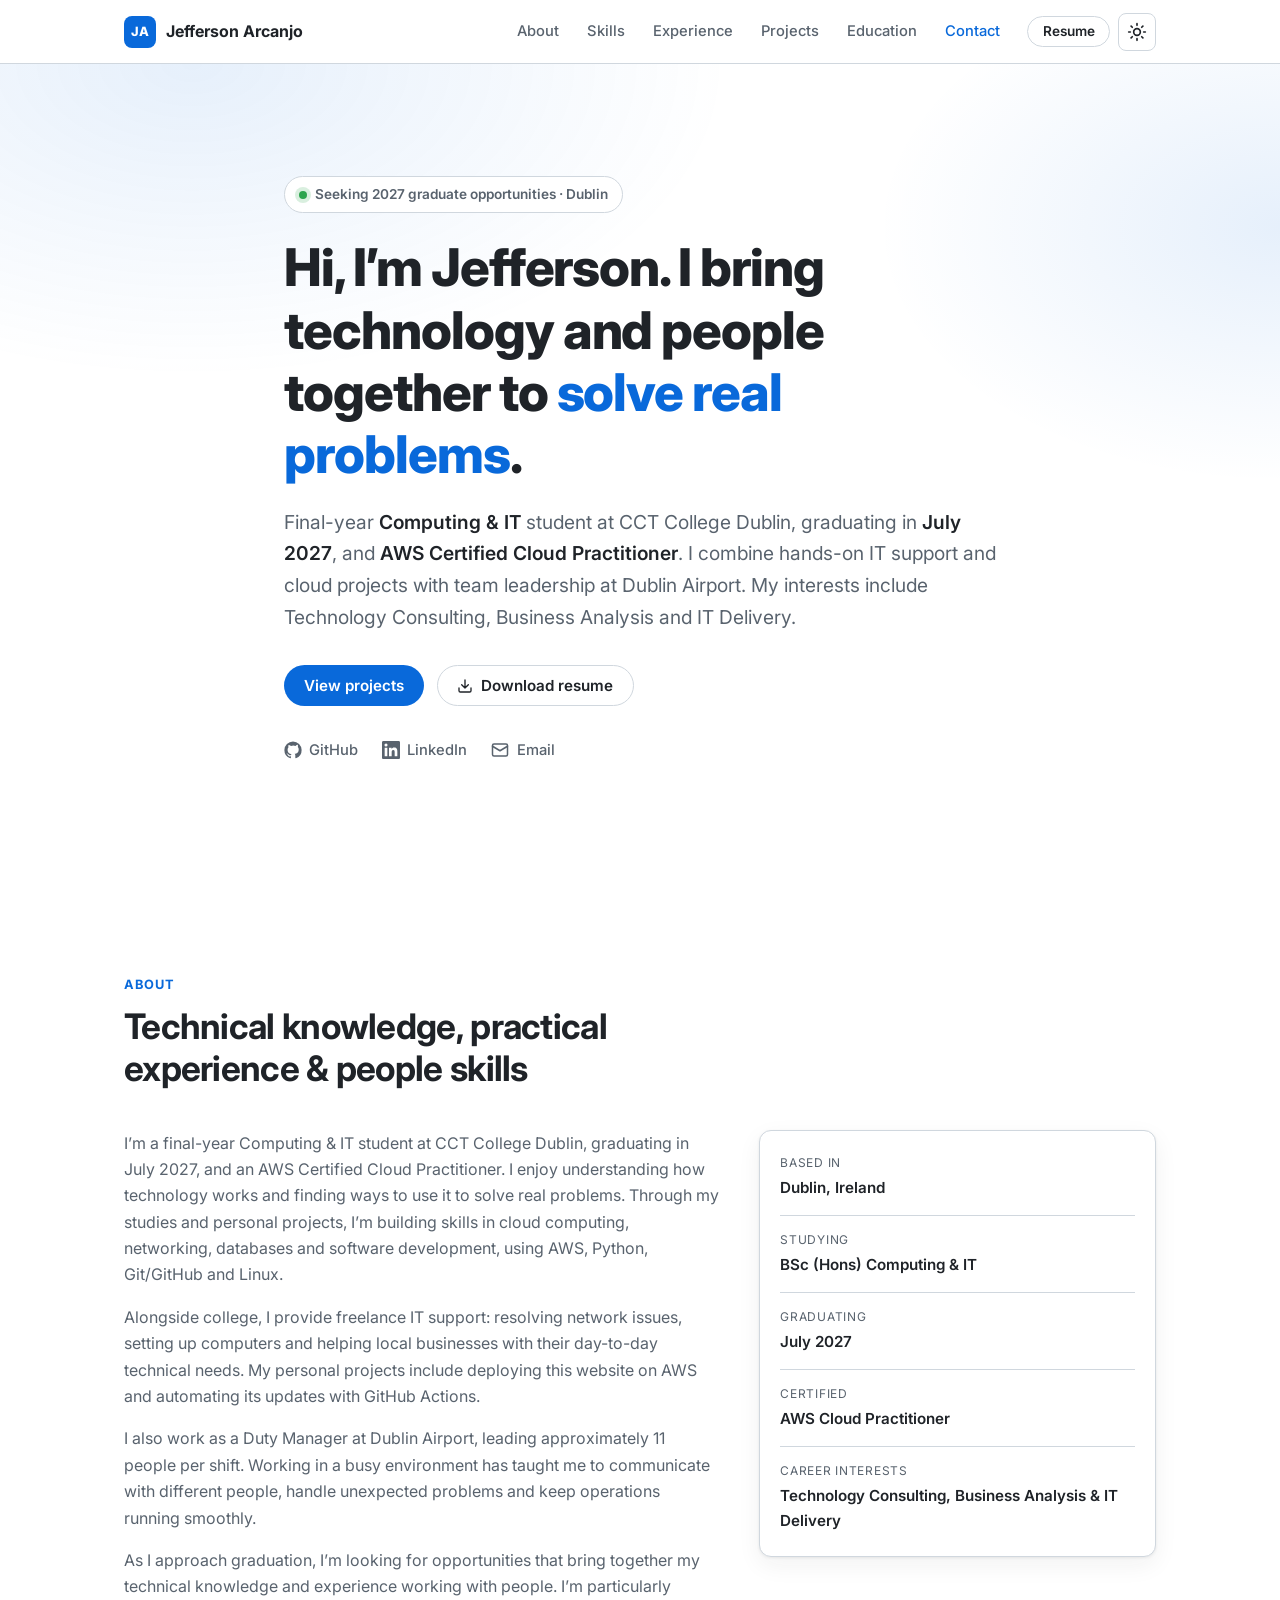
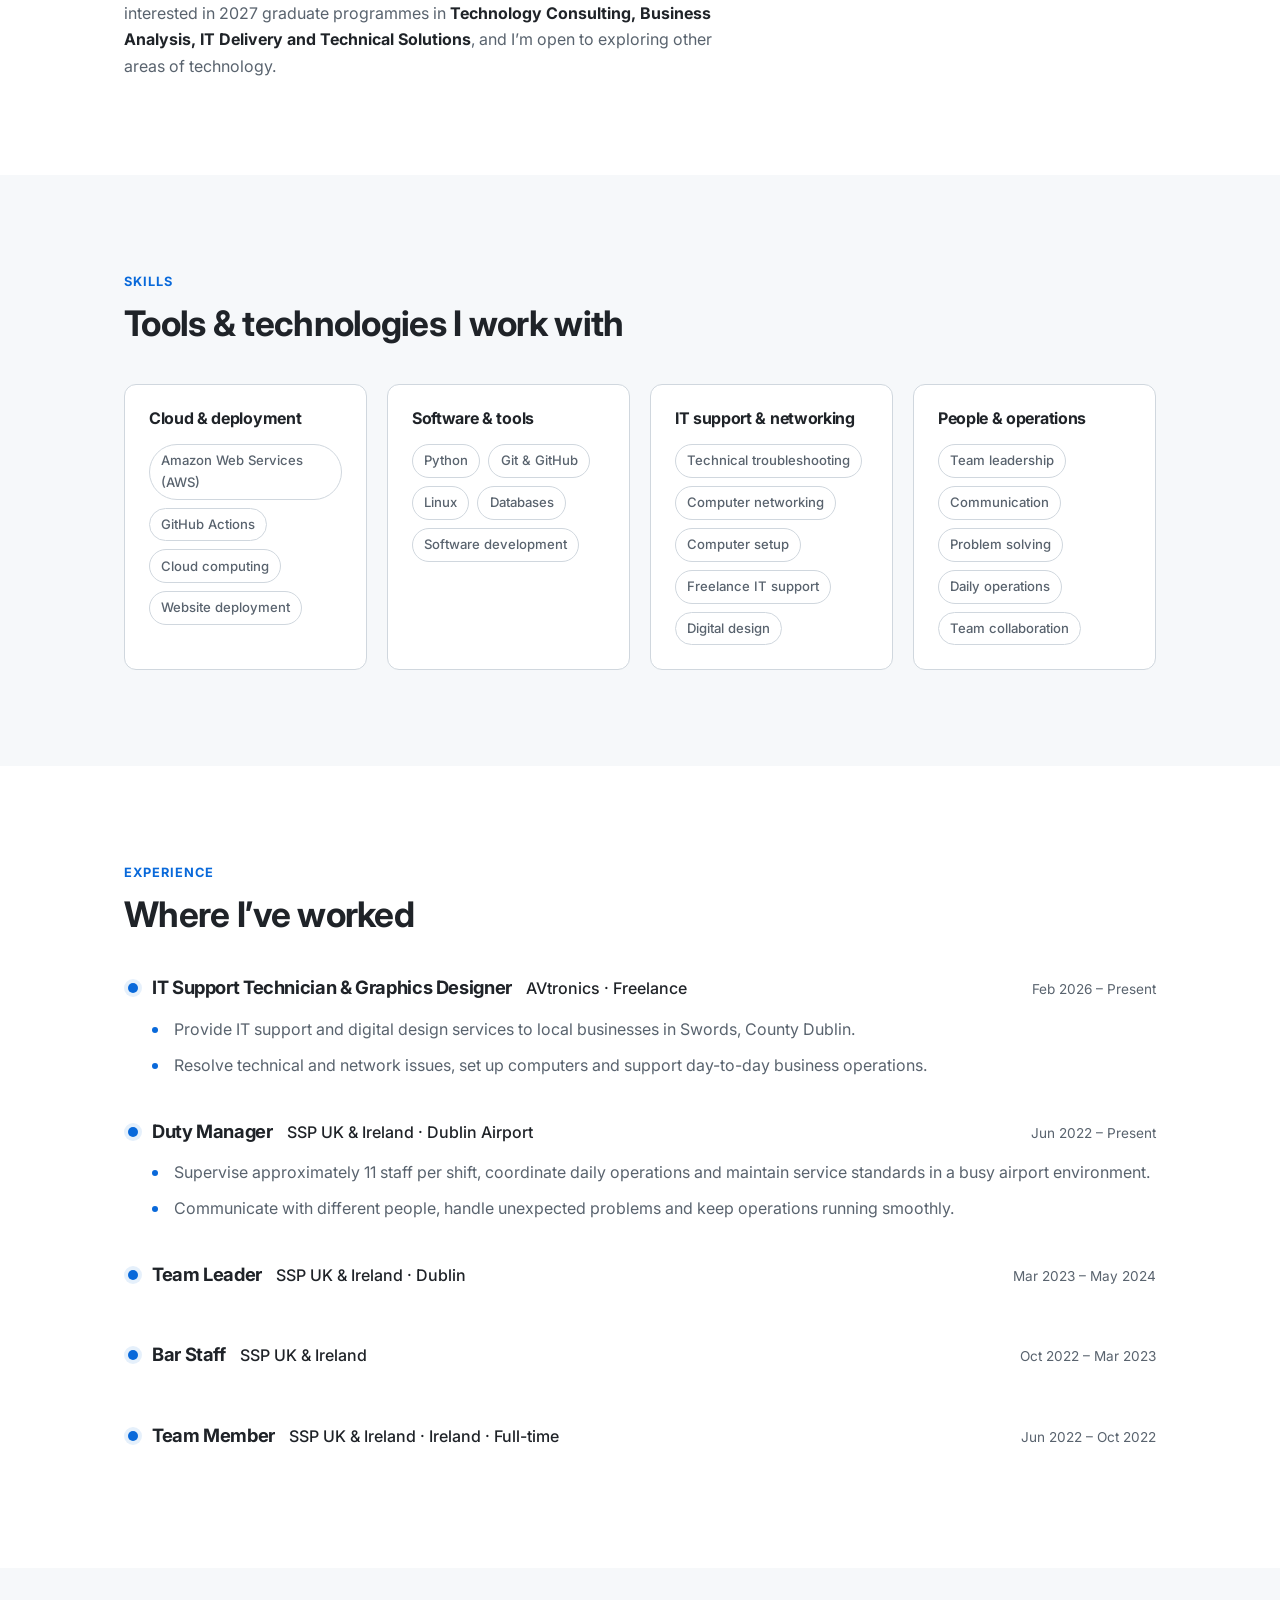
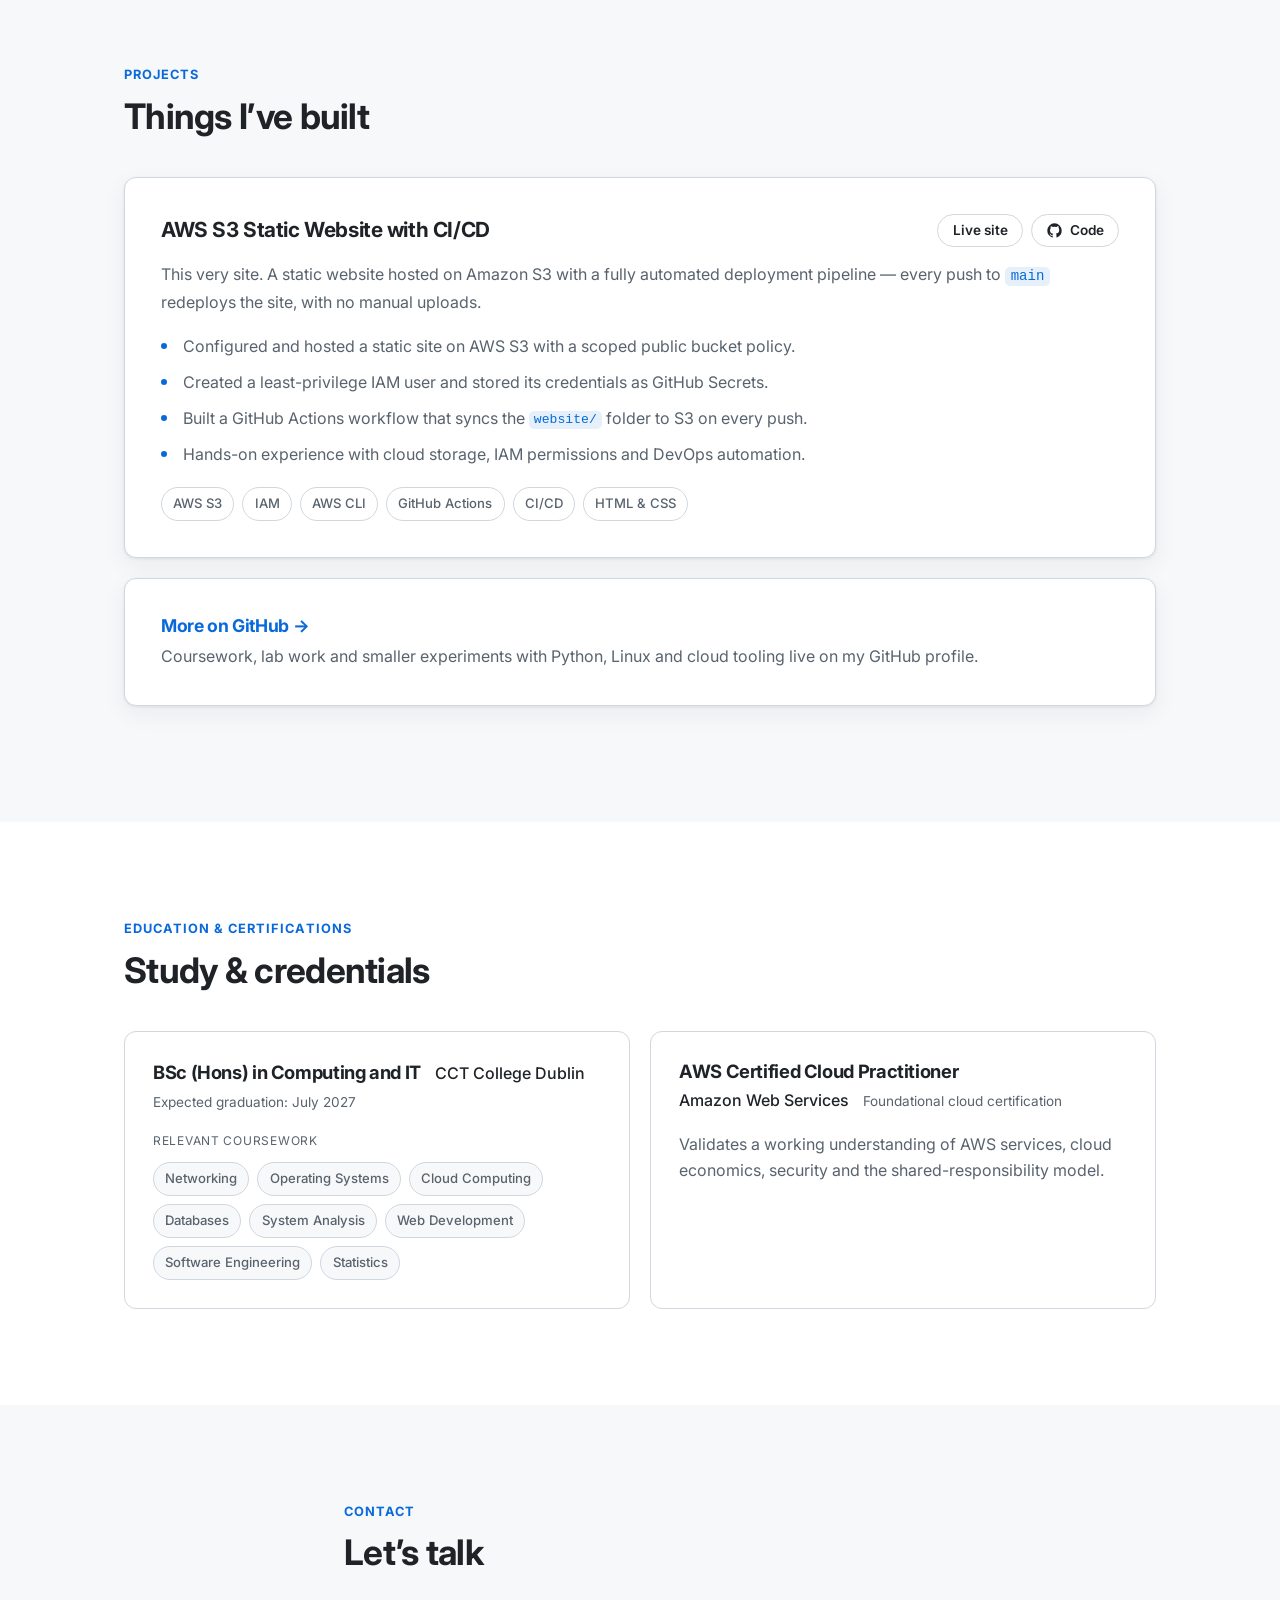
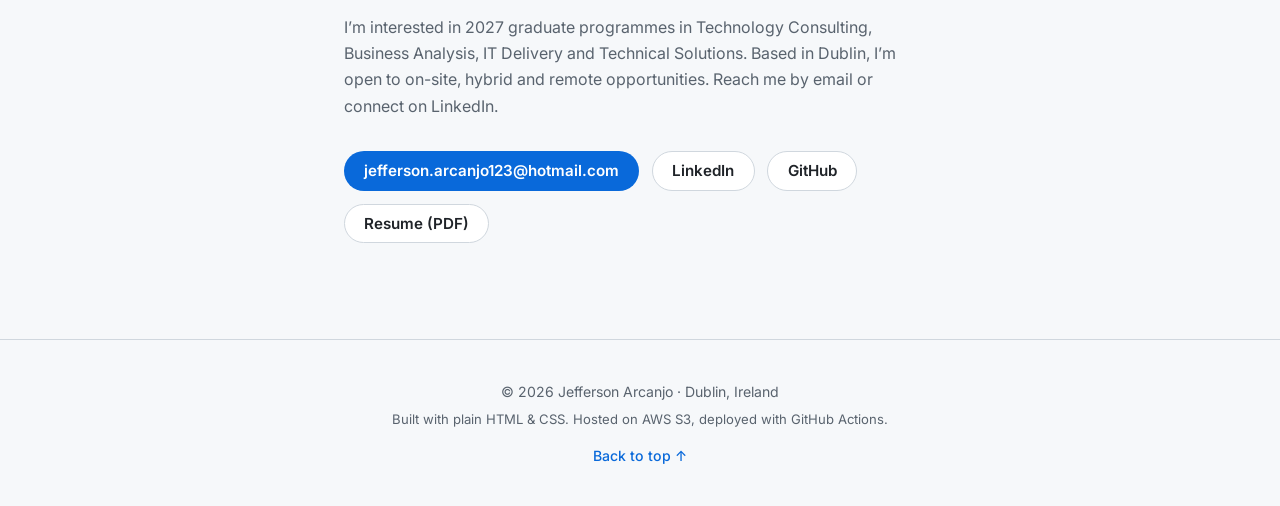
<file: website/index.html>
<!DOCTYPE html>
<html lang="en" class="no-js">
<head>
  <meta charset="UTF-8" />
  <script>document.documentElement.className = document.documentElement.className.replace('no-js', 'js');</script>
  <meta name="viewport" content="width=device-width, initial-scale=1.0" />

  <title>Jefferson Arcanjo — Computing &amp; IT | AWS Certified Cloud Practitioner</title>
  <meta name="description" content="Jefferson Arcanjo — final-year BSc (Hons) Computing &amp; IT student at CCT College Dublin and AWS Certified Cloud Practitioner. Graduating July 2027. Interested in Technology Consulting, Business Analysis, IT Delivery and Technical Solutions graduate programmes." />
  <meta name="author" content="Jefferson Arcanjo" />
  <meta name="theme-color" content="#0d1117" media="(prefers-color-scheme: dark)" />
  <meta name="theme-color" content="#ffffff" media="(prefers-color-scheme: light)" />

  <link rel="canonical" href="https://d1sahnszekrzm.cloudfront.net/" />

  <!-- Open Graph -->
  <meta property="og:type" content="website" />
  <meta property="og:title" content="Jefferson Arcanjo — Computing &amp; IT | AWS Certified Cloud Practitioner" />
  <meta property="og:description" content="Final-year BSc (Hons) Computing &amp; IT student at CCT College Dublin and AWS Certified Cloud Practitioner. Interested in 2027 technology graduate programmes." />
  <meta property="og:url" content="https://d1sahnszekrzm.cloudfront.net/" />
  <meta name="twitter:card" content="summary" />

  <link rel="icon" href="favicon.svg" type="image/svg+xml" />
  <link rel="preconnect" href="https://fonts.googleapis.com" />
  <link rel="preconnect" href="https://fonts.gstatic.com" crossorigin />
  <link href="https://fonts.googleapis.com/css2?family=Inter:wght@400;500;600;700;800&display=swap" rel="stylesheet" />
  <link rel="stylesheet" href="css/style.css" />
</head>
<body>
  <a class="skip-link" href="#main">Skip to content</a>

  <header class="site-header" id="top">
    <div class="container header-inner">
      <a class="brand" href="#top" aria-label="Jefferson Arcanjo — home">
        <span class="brand-mark" aria-hidden="true">JA</span>
        <span class="brand-name">Jefferson Arcanjo</span>
      </a>

      <nav class="site-nav" id="site-nav" aria-label="Primary">
        <a href="#about">About</a>
        <a href="#skills">Skills</a>
        <a href="#experience">Experience</a>
        <a href="#projects">Projects</a>
        <a href="#education">Education</a>
        <a href="#contact">Contact</a>
      </nav>

      <div class="header-actions">
        <a class="btn btn-ghost btn-sm" href="resume.pdf" target="_blank" rel="noopener">Resume</a>
        <button class="icon-btn" id="theme-toggle" type="button" aria-label="Switch colour theme" aria-pressed="false">
          <svg class="icon-sun" width="20" height="20" viewBox="0 0 24 24" fill="none" stroke="currentColor" stroke-width="2" stroke-linecap="round" stroke-linejoin="round" aria-hidden="true"><circle cx="12" cy="12" r="4"/><path d="M12 2v2M12 20v2M4.93 4.93l1.41 1.41M17.66 17.66l1.41 1.41M2 12h2M20 12h2M6.34 17.66l-1.41 1.41M19.07 4.93l-1.41 1.41"/></svg>
          <svg class="icon-moon" width="20" height="20" viewBox="0 0 24 24" fill="none" stroke="currentColor" stroke-width="2" stroke-linecap="round" stroke-linejoin="round" aria-hidden="true"><path d="M21 12.79A9 9 0 1 1 11.21 3 7 7 0 0 0 21 12.79z"/></svg>
        </button>
        <button class="icon-btn nav-toggle" id="nav-toggle" type="button" aria-label="Open menu" aria-expanded="false" aria-controls="site-nav">
          <svg width="22" height="22" viewBox="0 0 24 24" fill="none" stroke="currentColor" stroke-width="2" stroke-linecap="round" aria-hidden="true"><path d="M3 6h18M3 12h18M3 18h18"/></svg>
        </button>
      </div>
    </div>
  </header>

  <main id="main">
    <!-- Hero -->
    <section class="hero" aria-labelledby="hero-title">
      <div class="container hero-inner">
        <p class="hero-status reveal">
          <span class="dot" aria-hidden="true"></span>
          Seeking 2027 graduate opportunities &middot; Dublin
        </p>
        <h1 id="hero-title" class="reveal">
          Hi, I&rsquo;m Jefferson. I bring technology and people together to
          <span class="accent">solve real problems</span>.
        </h1>
        <p class="hero-lead reveal">
          Final-year <strong>Computing &amp; IT</strong> student at CCT College Dublin,
          graduating in <strong>July 2027</strong>, and <strong>AWS Certified Cloud Practitioner</strong>.
          I combine hands-on IT support and cloud projects with team leadership at Dublin Airport.
          My interests include Technology Consulting, Business Analysis and IT Delivery.
        </p>
        <div class="hero-cta reveal">
          <a class="btn btn-primary" href="#projects">View projects</a>
          <a class="btn btn-ghost" href="resume.pdf" target="_blank" rel="noopener">
            <svg width="16" height="16" viewBox="0 0 24 24" fill="none" stroke="currentColor" stroke-width="2" stroke-linecap="round" stroke-linejoin="round" aria-hidden="true"><path d="M21 15v4a2 2 0 0 1-2 2H5a2 2 0 0 1-2-2v-4M7 10l5 5 5-5M12 15V3"/></svg>
            Download resume
          </a>
        </div>
        <ul class="hero-links reveal" aria-label="Profiles">
          <li>
            <a href="https://github.com/Arcanjo-jefferson" target="_blank" rel="noopener">
              <svg width="18" height="18" viewBox="0 0 24 24" fill="currentColor" aria-hidden="true"><path d="M12 .5A11.5 11.5 0 0 0 .5 12 11.5 11.5 0 0 0 8.4 23c.6.1.8-.3.8-.6v-2c-3.2.7-3.9-1.4-3.9-1.4-.5-1.3-1.3-1.7-1.3-1.7-1.1-.7.1-.7.1-.7 1.2.1 1.8 1.2 1.8 1.2 1 1.8 2.7 1.3 3.4 1 .1-.8.4-1.3.8-1.6-2.6-.3-5.3-1.3-5.3-5.7 0-1.3.5-2.3 1.2-3.1-.1-.3-.5-1.5.1-3.1 0 0 1-.3 3.3 1.2a11.5 11.5 0 0 1 6 0C17.3 4.7 18.3 5 18.3 5c.6 1.6.2 2.8.1 3.1.8.8 1.2 1.8 1.2 3.1 0 4.4-2.7 5.4-5.3 5.7.4.4.8 1.1.8 2.2v3.3c0 .3.2.7.8.6A11.5 11.5 0 0 0 23.5 12 11.5 11.5 0 0 0 12 .5z"/></svg>
              GitHub
            </a>
          </li>
          <li>
            <a href="https://www.linkedin.com/in/jeffersonarcanjo/" target="_blank" rel="noopener">
              <svg width="18" height="18" viewBox="0 0 24 24" fill="currentColor" aria-hidden="true"><path d="M20.45 20.45h-3.56v-5.57c0-1.33 0-3.04-1.85-3.04-1.85 0-2.14 1.45-2.14 2.94v5.67H9.35V9h3.42v1.56h.05c.48-.9 1.64-1.85 3.37-1.85 3.6 0 4.27 2.37 4.27 5.46v6.28zM5.34 7.43a2.07 2.07 0 1 1 0-4.14 2.07 2.07 0 0 1 0 4.14zM7.12 20.45H3.55V9h3.57v11.45zM22.22 0H1.77C.79 0 0 .77 0 1.72v20.56C0 23.23.79 24 1.77 24h20.45c.98 0 1.78-.77 1.78-1.72V1.72C24 .77 23.2 0 22.22 0z"/></svg>
              LinkedIn
            </a>
          </li>
          <li>
            <a href="mailto:jefferson.arcanjo123@hotmail.com">
              <svg width="18" height="18" viewBox="0 0 24 24" fill="none" stroke="currentColor" stroke-width="2" stroke-linecap="round" stroke-linejoin="round" aria-hidden="true"><rect x="2" y="4" width="20" height="16" rx="2"/><path d="m22 7-10 6L2 7"/></svg>
              Email
            </a>
          </li>
        </ul>
      </div>
    </section>

    <!-- About -->
    <section id="about" class="section" aria-labelledby="about-title">
      <div class="container">
        <p class="kicker reveal">About</p>
        <h2 id="about-title" class="reveal">Technical knowledge, practical experience &amp; people skills</h2>
        <div class="about-grid">
          <div class="about-text reveal">
            <p>
              I&rsquo;m a final-year Computing &amp; IT student at CCT College Dublin, graduating
              in July 2027, and an AWS Certified Cloud Practitioner. I enjoy understanding how
              technology works and finding ways to use it to solve real problems. Through my
              studies and personal projects, I&rsquo;m building skills in cloud computing,
              networking, databases and software development, using AWS, Python, Git/GitHub and Linux.
            </p>
            <p>
              Alongside college, I provide freelance IT support: resolving network issues,
              setting up computers and helping local businesses with their day-to-day technical
              needs. My personal projects include deploying this website on AWS and automating
              its updates with GitHub Actions.
            </p>
            <p>
              I also work as a Duty Manager at Dublin Airport, leading approximately 11 people
              per shift. Working in a busy environment has taught me to communicate with
              different people, handle unexpected problems and keep operations running smoothly.
            </p>
            <p>
              As I approach graduation, I&rsquo;m looking for opportunities that bring together
              my technical knowledge and experience working with people. I&rsquo;m particularly
              interested in 2027 graduate programmes in <strong>Technology Consulting, Business
              Analysis, IT Delivery and Technical Solutions</strong>, and I&rsquo;m open to
              exploring other areas of technology.
            </p>
          </div>
          <ul class="about-facts reveal" aria-label="Quick facts">
            <li><span>Based in</span><strong>Dublin, Ireland</strong></li>
            <li><span>Studying</span><strong>BSc (Hons) Computing &amp; IT</strong></li>
            <li><span>Graduating</span><strong>July 2027</strong></li>
            <li><span>Certified</span><strong>AWS Cloud Practitioner</strong></li>
            <li><span>Career interests</span><strong>Technology Consulting, Business Analysis &amp; IT Delivery</strong></li>
          </ul>
        </div>
      </div>
    </section>

    <!-- Skills -->
    <section id="skills" class="section section-alt" aria-labelledby="skills-title">
      <div class="container">
        <p class="kicker reveal">Skills</p>
        <h2 id="skills-title" class="reveal">Tools &amp; technologies I work with</h2>
        <div class="skills-grid">
          <article class="skill-card reveal">
            <h3>Cloud &amp; deployment</h3>
            <ul class="tags">
              <li>Amazon Web Services (AWS)</li>
              <li>GitHub Actions</li>
              <li>Cloud computing</li>
              <li>Website deployment</li>
            </ul>
          </article>
          <article class="skill-card reveal">
            <h3>Software &amp; tools</h3>
            <ul class="tags">
              <li>Python</li>
              <li>Git &amp; GitHub</li>
              <li>Linux</li>
              <li>Databases</li>
              <li>Software development</li>
            </ul>
          </article>
          <article class="skill-card reveal">
            <h3>IT support &amp; networking</h3>
            <ul class="tags">
              <li>Technical troubleshooting</li>
              <li>Computer networking</li>
              <li>Computer setup</li>
              <li>Freelance IT support</li>
              <li>Digital design</li>
            </ul>
          </article>
          <article class="skill-card reveal">
            <h3>People &amp; operations</h3>
            <ul class="tags">
              <li>Team leadership</li>
              <li>Communication</li>
              <li>Problem solving</li>
              <li>Daily operations</li>
              <li>Team collaboration</li>
            </ul>
          </article>
        </div>
      </div>
    </section>

    <!-- Experience -->
    <section id="experience" class="section" aria-labelledby="experience-title">
      <div class="container">
        <p class="kicker reveal">Experience</p>
        <h2 id="experience-title" class="reveal">Where I&rsquo;ve worked</h2>
        <ol class="timeline">
          <li class="timeline-item reveal">
            <div class="timeline-head">
              <h3>IT Support Technician &amp; Graphics Designer</h3>
              <span class="timeline-meta">AVtronics &middot; Freelance</span>
              <span class="timeline-date">Feb 2026 &ndash; Present</span>
            </div>
            <ul class="bullets">
              <li>Provide IT support and digital design services to local businesses in Swords, County Dublin.</li>
              <li>Resolve technical and network issues, set up computers and support day-to-day business operations.</li>
            </ul>
          </li>
          <li class="timeline-item reveal">
            <div class="timeline-head">
              <h3>Duty Manager</h3>
              <span class="timeline-meta">SSP UK &amp; Ireland &middot; Dublin Airport</span>
              <span class="timeline-date">Jun 2022 &ndash; Present</span>
            </div>
            <ul class="bullets">
              <li>Supervise approximately 11 staff per shift, coordinate daily operations and maintain service standards in a busy airport environment.</li>
              <li>Communicate with different people, handle unexpected problems and keep operations running smoothly.</li>
            </ul>
          </li>
          <li class="timeline-item reveal">
            <div class="timeline-head">
              <h3>Team Leader</h3>
              <span class="timeline-meta">SSP UK &amp; Ireland &middot; Dublin</span>
              <span class="timeline-date">Mar 2023 &ndash; May 2024</span>
            </div>
          </li>
          <li class="timeline-item reveal">
            <div class="timeline-head">
              <h3>Bar Staff</h3>
              <span class="timeline-meta">SSP UK &amp; Ireland</span>
              <span class="timeline-date">Oct 2022 &ndash; Mar 2023</span>
            </div>
          </li>
          <li class="timeline-item reveal">
            <div class="timeline-head">
              <h3>Team Member</h3>
              <span class="timeline-meta">SSP UK &amp; Ireland &middot; Ireland &middot; Full-time</span>
              <span class="timeline-date">Jun 2022 &ndash; Oct 2022</span>
            </div>
          </li>
        </ol>
      </div>
    </section>

    <!-- Projects -->
    <section id="projects" class="section section-alt" aria-labelledby="projects-title">
      <div class="container">
        <p class="kicker reveal">Projects</p>
        <h2 id="projects-title" class="reveal">Things I&rsquo;ve built</h2>

        <article class="project reveal">
          <div class="project-body">
            <div class="project-top">
              <h3>AWS S3 Static Website with CI/CD</h3>
              <div class="project-links">
                <a class="btn btn-ghost btn-sm" href="https://d1sahnszekrzm.cloudfront.net" target="_blank" rel="noopener">Live site</a>
                <a class="btn btn-ghost btn-sm" href="https://github.com/Arcanjo-jefferson/aws-s3-static-site" target="_blank" rel="noopener">
                  <svg width="15" height="15" viewBox="0 0 24 24" fill="currentColor" aria-hidden="true"><path d="M12 .5A11.5 11.5 0 0 0 .5 12 11.5 11.5 0 0 0 8.4 23c.6.1.8-.3.8-.6v-2c-3.2.7-3.9-1.4-3.9-1.4-.5-1.3-1.3-1.7-1.3-1.7-1.1-.7.1-.7.1-.7 1.2.1 1.8 1.2 1.8 1.2 1 1.8 2.7 1.3 3.4 1 .1-.8.4-1.3.8-1.6-2.6-.3-5.3-1.3-5.3-5.7 0-1.3.5-2.3 1.2-3.1-.1-.3-.5-1.5.1-3.1 0 0 1-.3 3.3 1.2a11.5 11.5 0 0 1 6 0C17.3 4.7 18.3 5 18.3 5c.6 1.6.2 2.8.1 3.1.8.8 1.2 1.8 1.2 3.1 0 4.4-2.7 5.4-5.3 5.7.4.4.8 1.1.8 2.2v3.3c0 .3.2.7.8.6A11.5 11.5 0 0 0 23.5 12 11.5 11.5 0 0 0 12 .5z"/></svg>
                  Code
                </a>
              </div>
            </div>
            <p>
              This very site. A static website hosted on Amazon S3 with a fully automated
              deployment pipeline &mdash; every push to <code>main</code> redeploys the site,
              with no manual uploads.
            </p>
            <ul class="bullets">
              <li>Configured and hosted a static site on AWS S3 with a scoped public bucket policy.</li>
              <li>Created a least-privilege IAM user and stored its credentials as GitHub Secrets.</li>
              <li>Built a GitHub Actions workflow that syncs the <code>website/</code> folder to S3 on every push.</li>
              <li>Hands-on experience with cloud storage, IAM permissions and DevOps automation.</li>
            </ul>
            <ul class="tags">
              <li>AWS S3</li>
              <li>IAM</li>
              <li>AWS CLI</li>
              <li>GitHub Actions</li>
              <li>CI/CD</li>
              <li>HTML &amp; CSS</li>
            </ul>
          </div>
        </article>

        <a class="project project-more reveal" href="https://github.com/Arcanjo-jefferson" target="_blank" rel="noopener">
          <div class="project-body">
            <h3>More on GitHub &rarr;</h3>
            <p>Coursework, lab work and smaller experiments with Python, Linux and cloud tooling live on my GitHub profile.</p>
          </div>
        </a>
      </div>
    </section>

    <!-- Education -->
    <section id="education" class="section" aria-labelledby="education-title">
      <div class="container">
        <p class="kicker reveal">Education &amp; certifications</p>
        <h2 id="education-title" class="reveal">Study &amp; credentials</h2>

        <div class="edu-grid">
          <article class="edu-card reveal">
            <div class="timeline-head">
              <h3>BSc (Hons) in Computing and IT</h3>
              <span class="timeline-meta">CCT College Dublin</span>
              <span class="timeline-date">Expected graduation: July 2027</span>
            </div>
            <p class="edu-label">Relevant coursework</p>
            <ul class="tags">
              <li>Networking</li>
              <li>Operating Systems</li>
              <li>Cloud Computing</li>
              <li>Databases</li>
              <li>System Analysis</li>
              <li>Web Development</li>
              <li>Software Engineering</li>
              <li>Statistics</li>
            </ul>
          </article>

          <article class="edu-card reveal">
            <div class="timeline-head">
              <h3>AWS Certified Cloud Practitioner</h3>
              <span class="timeline-meta">Amazon Web Services</span>
              <span class="timeline-date">Foundational cloud certification</span>
            </div>
            <p>
              Validates a working understanding of AWS services, cloud economics, security and
              the shared-responsibility model.
            </p>
          </article>
        </div>
      </div>
    </section>

    <!-- Contact -->
    <section id="contact" class="section section-alt" aria-labelledby="contact-title">
      <div class="container contact-inner">
        <p class="kicker reveal">Contact</p>
        <h2 id="contact-title" class="reveal">Let&rsquo;s talk</h2>
        <p class="contact-lead reveal">
          I&rsquo;m interested in 2027 graduate programmes in Technology Consulting, Business
          Analysis, IT Delivery and Technical Solutions. Based in Dublin, I&rsquo;m open to
          on-site, hybrid and remote opportunities. Reach me by email or connect on LinkedIn.
        </p>
        <div class="contact-links reveal">
          <a class="btn btn-primary" href="mailto:jefferson.arcanjo123@hotmail.com">jefferson.arcanjo123@hotmail.com</a>
          <a class="btn btn-ghost" href="https://www.linkedin.com/in/jeffersonarcanjo/" target="_blank" rel="noopener">LinkedIn</a>
          <a class="btn btn-ghost" href="https://github.com/Arcanjo-jefferson" target="_blank" rel="noopener">GitHub</a>
          <a class="btn btn-ghost" href="resume.pdf" target="_blank" rel="noopener">Resume (PDF)</a>
        </div>
      </div>
    </section>
  </main>

  <footer class="site-footer">
    <div class="container footer-inner">
      <p>&copy; <span id="year">2026</span> Jefferson Arcanjo &middot; Dublin, Ireland</p>
      <p class="footer-note">Built with plain HTML &amp; CSS. Hosted on AWS S3, deployed with GitHub Actions.</p>
      <a class="back-to-top" href="#top">Back to top &uarr;</a>
    </div>
  </footer>

  <script src="js/main.js" defer></script>
</body>
</html>
</file>
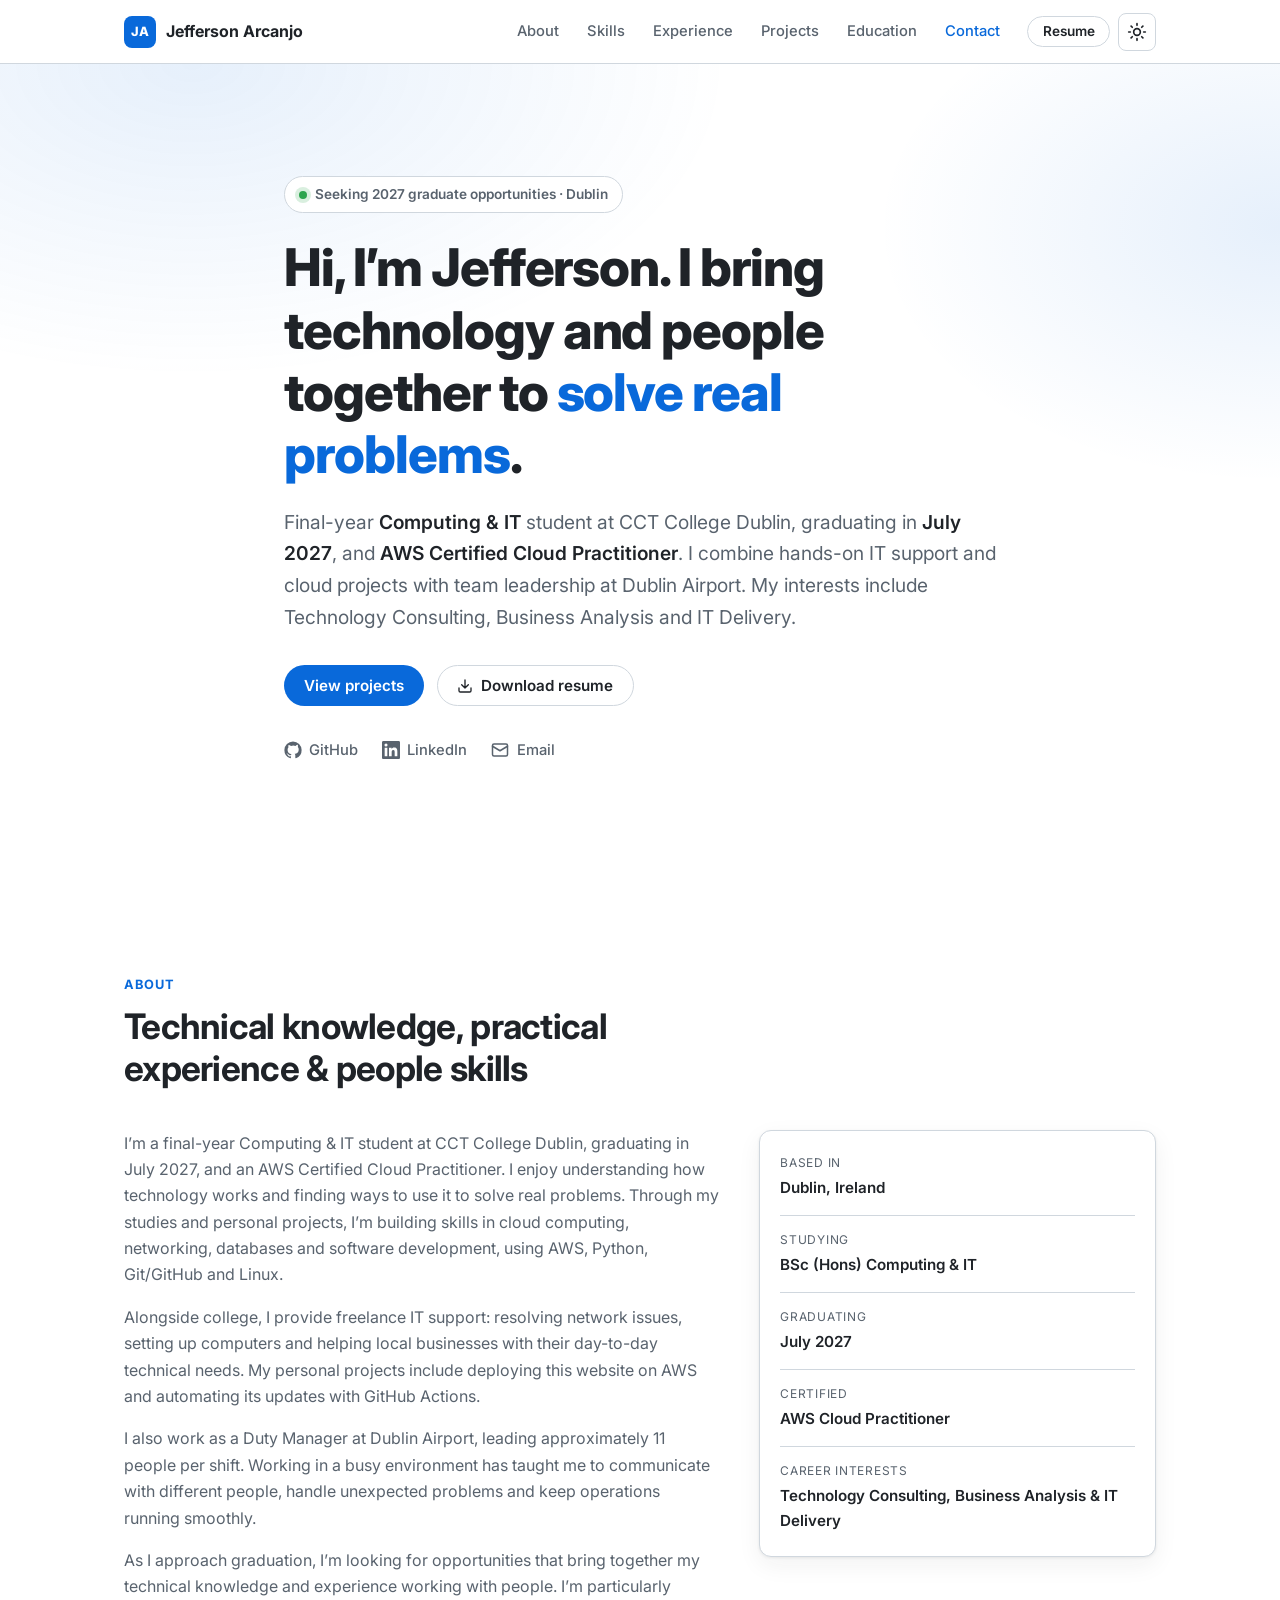
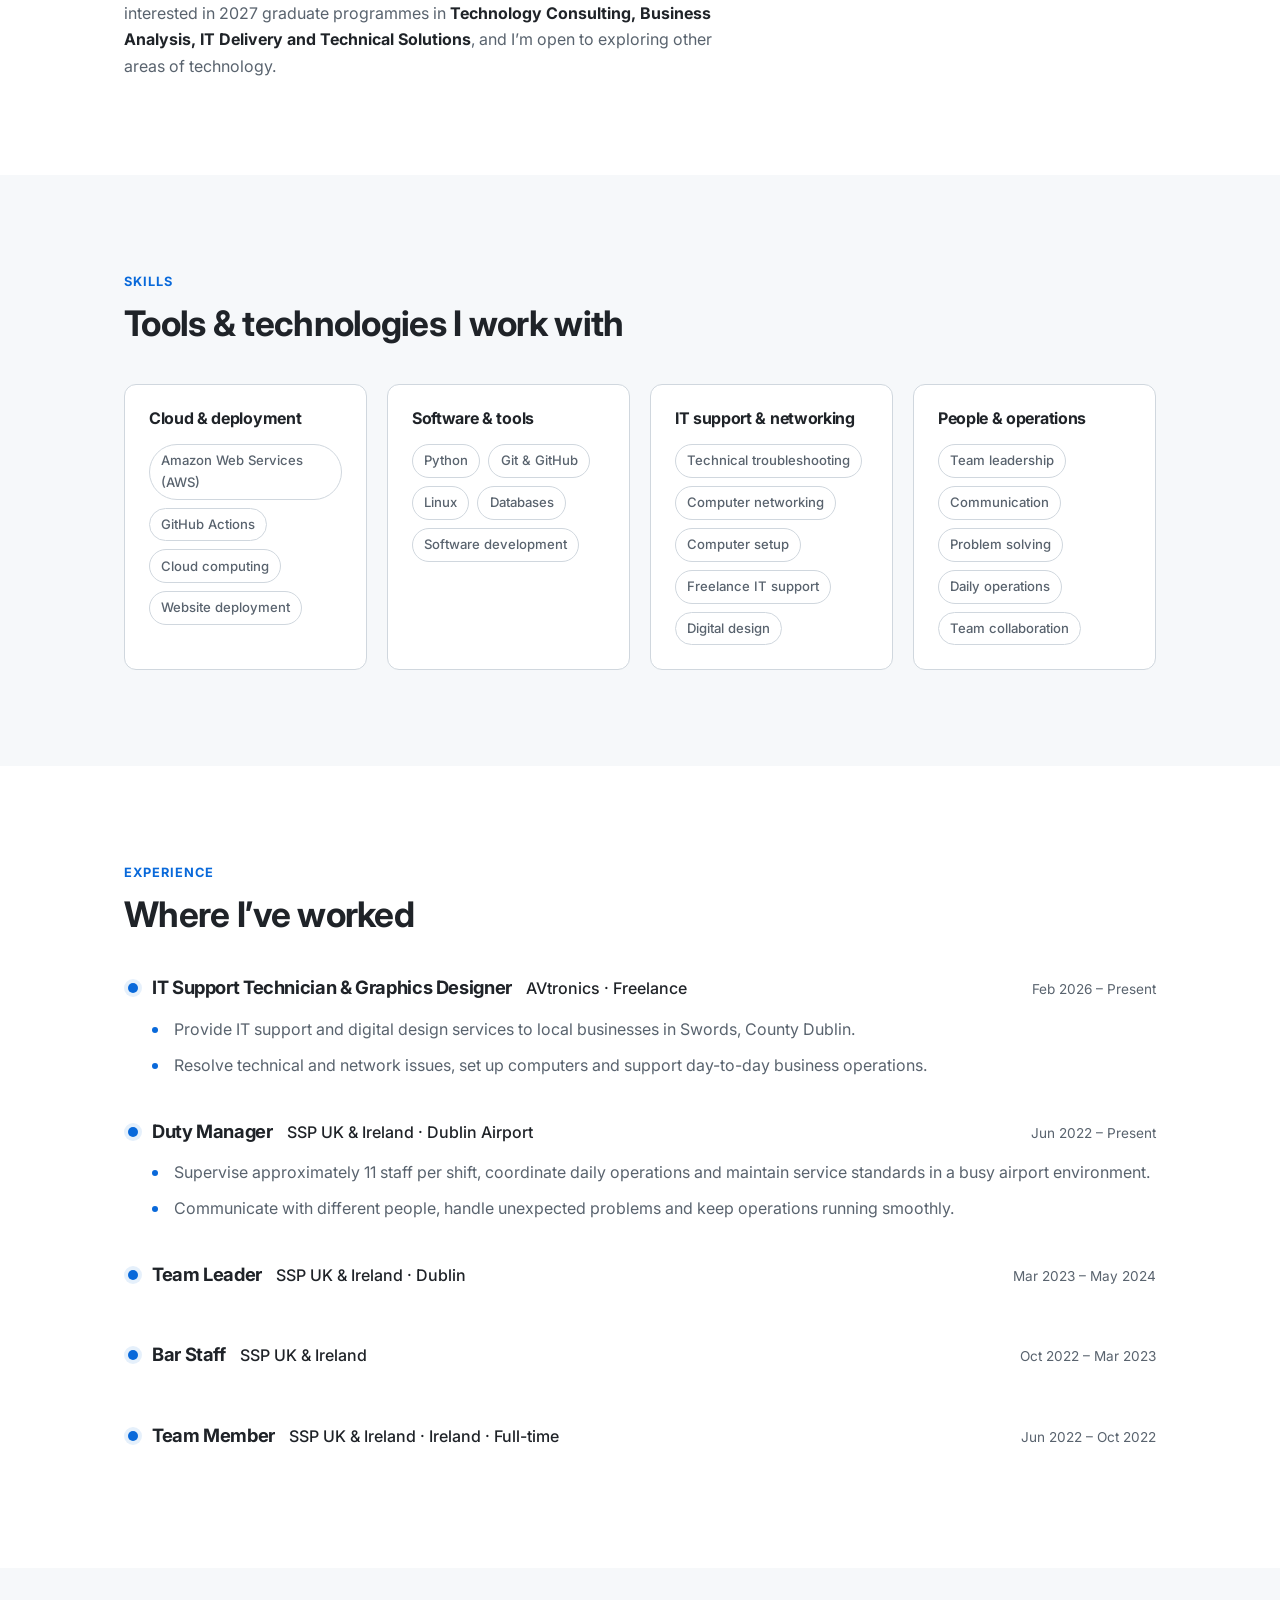
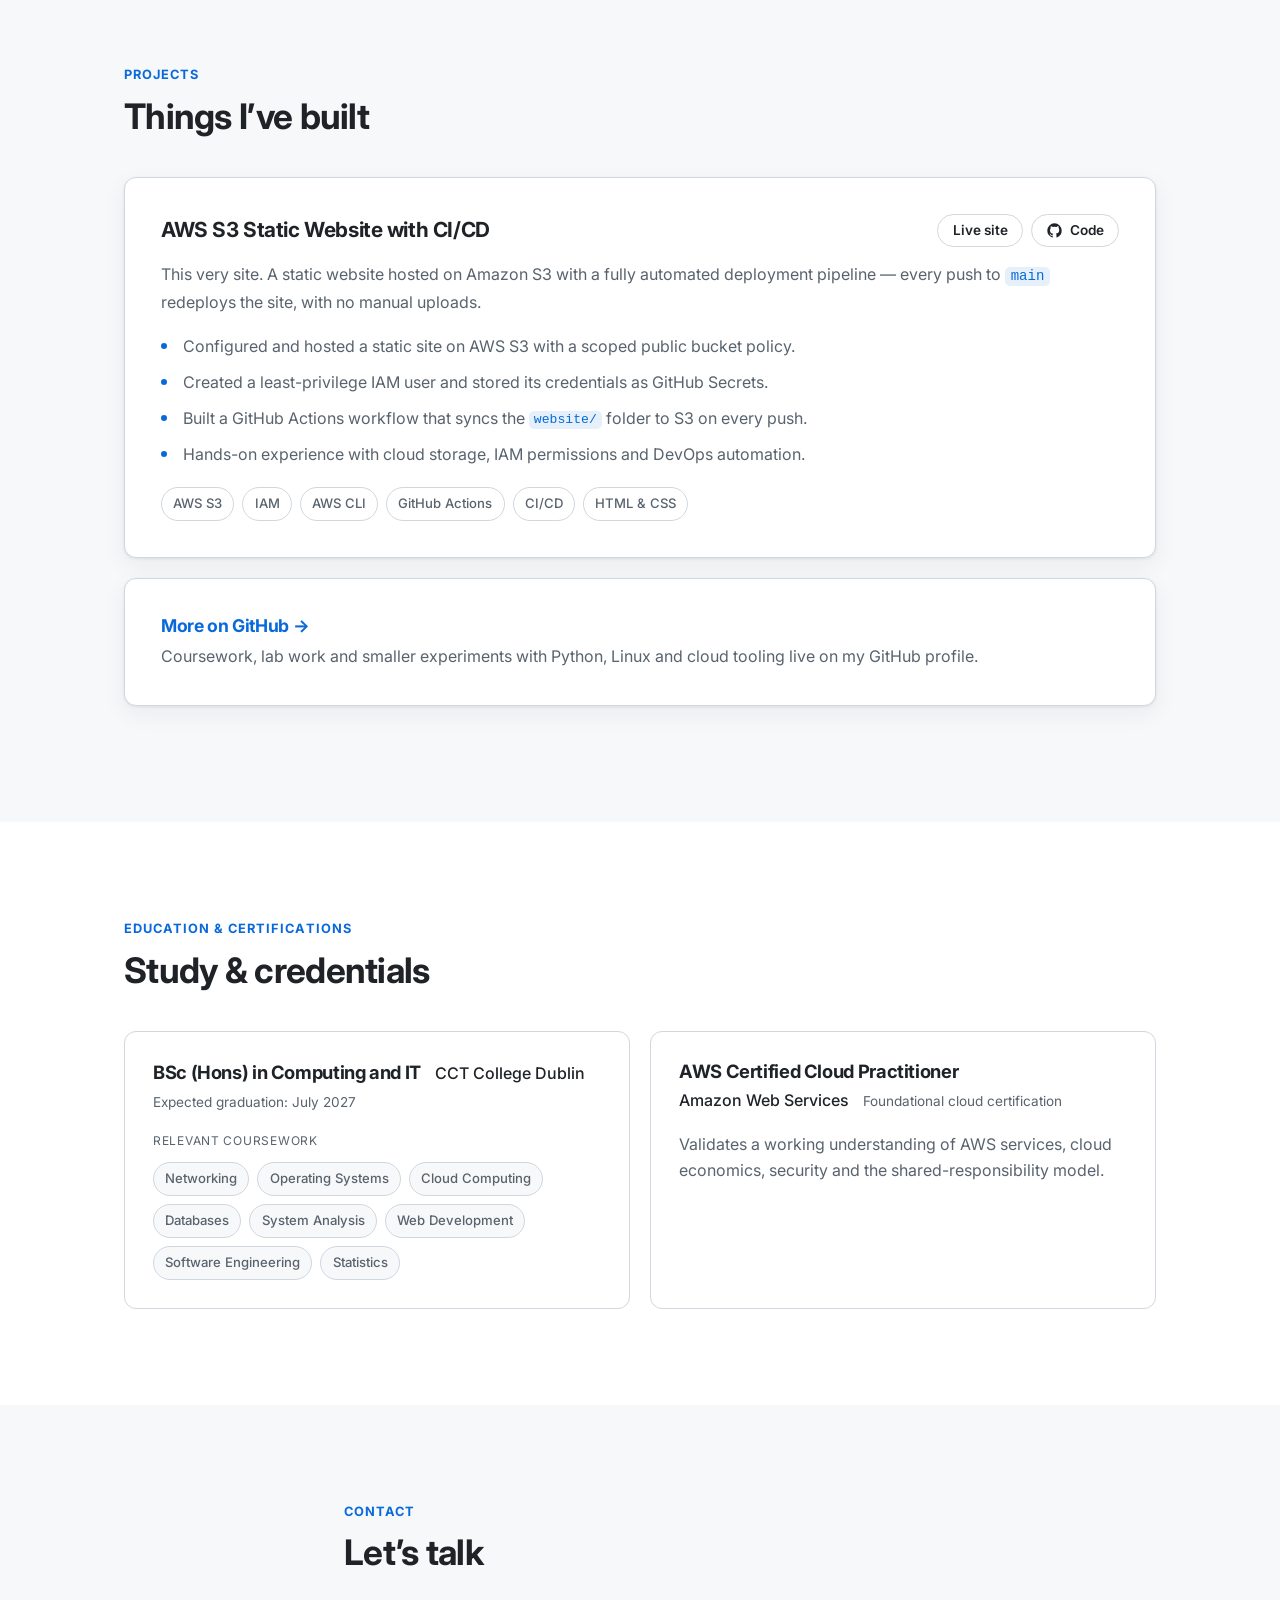
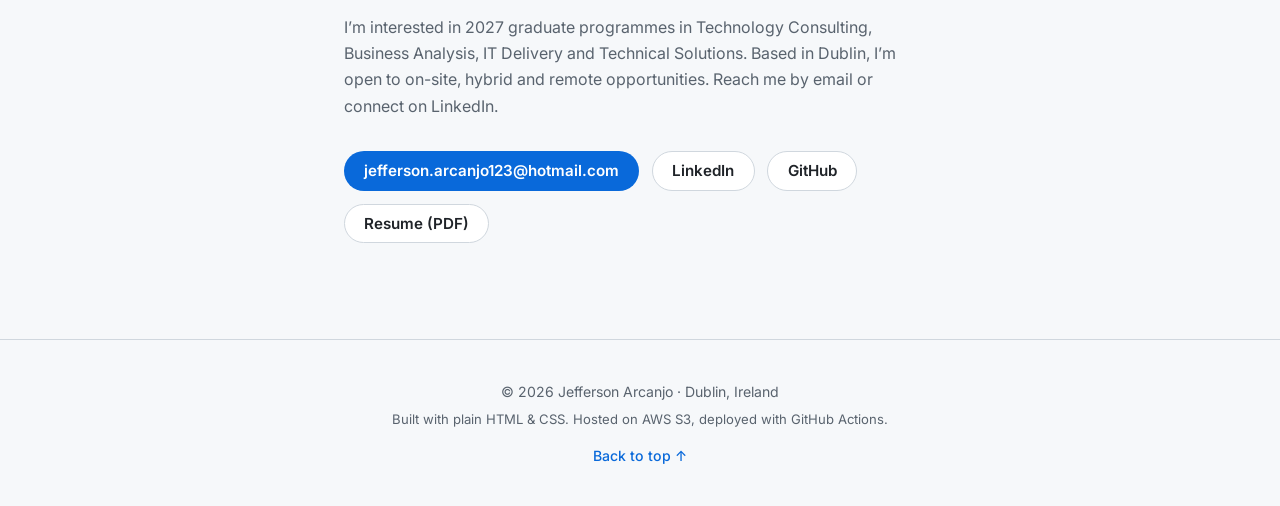
<file: website/about.html>
<!DOCTYPE html>
<html lang="en">
<head>
  <meta charset="UTF-8" />
  <meta name="viewport" content="width=device-width, initial-scale=1.0" />
  <title>About — Jefferson Arcanjo</title>
  <link rel="icon" href="favicon.svg" type="image/svg+xml" />
  <link rel="canonical" href="index.html" />
  <meta http-equiv="refresh" content="0; url=index.html#about" />
  <script>location.replace('index.html#about');</script>
</head>
<body>
  <p>This page has moved. <a href="index.html#about">Continue to the About section</a>.</p>
</body>
</html>
</file>
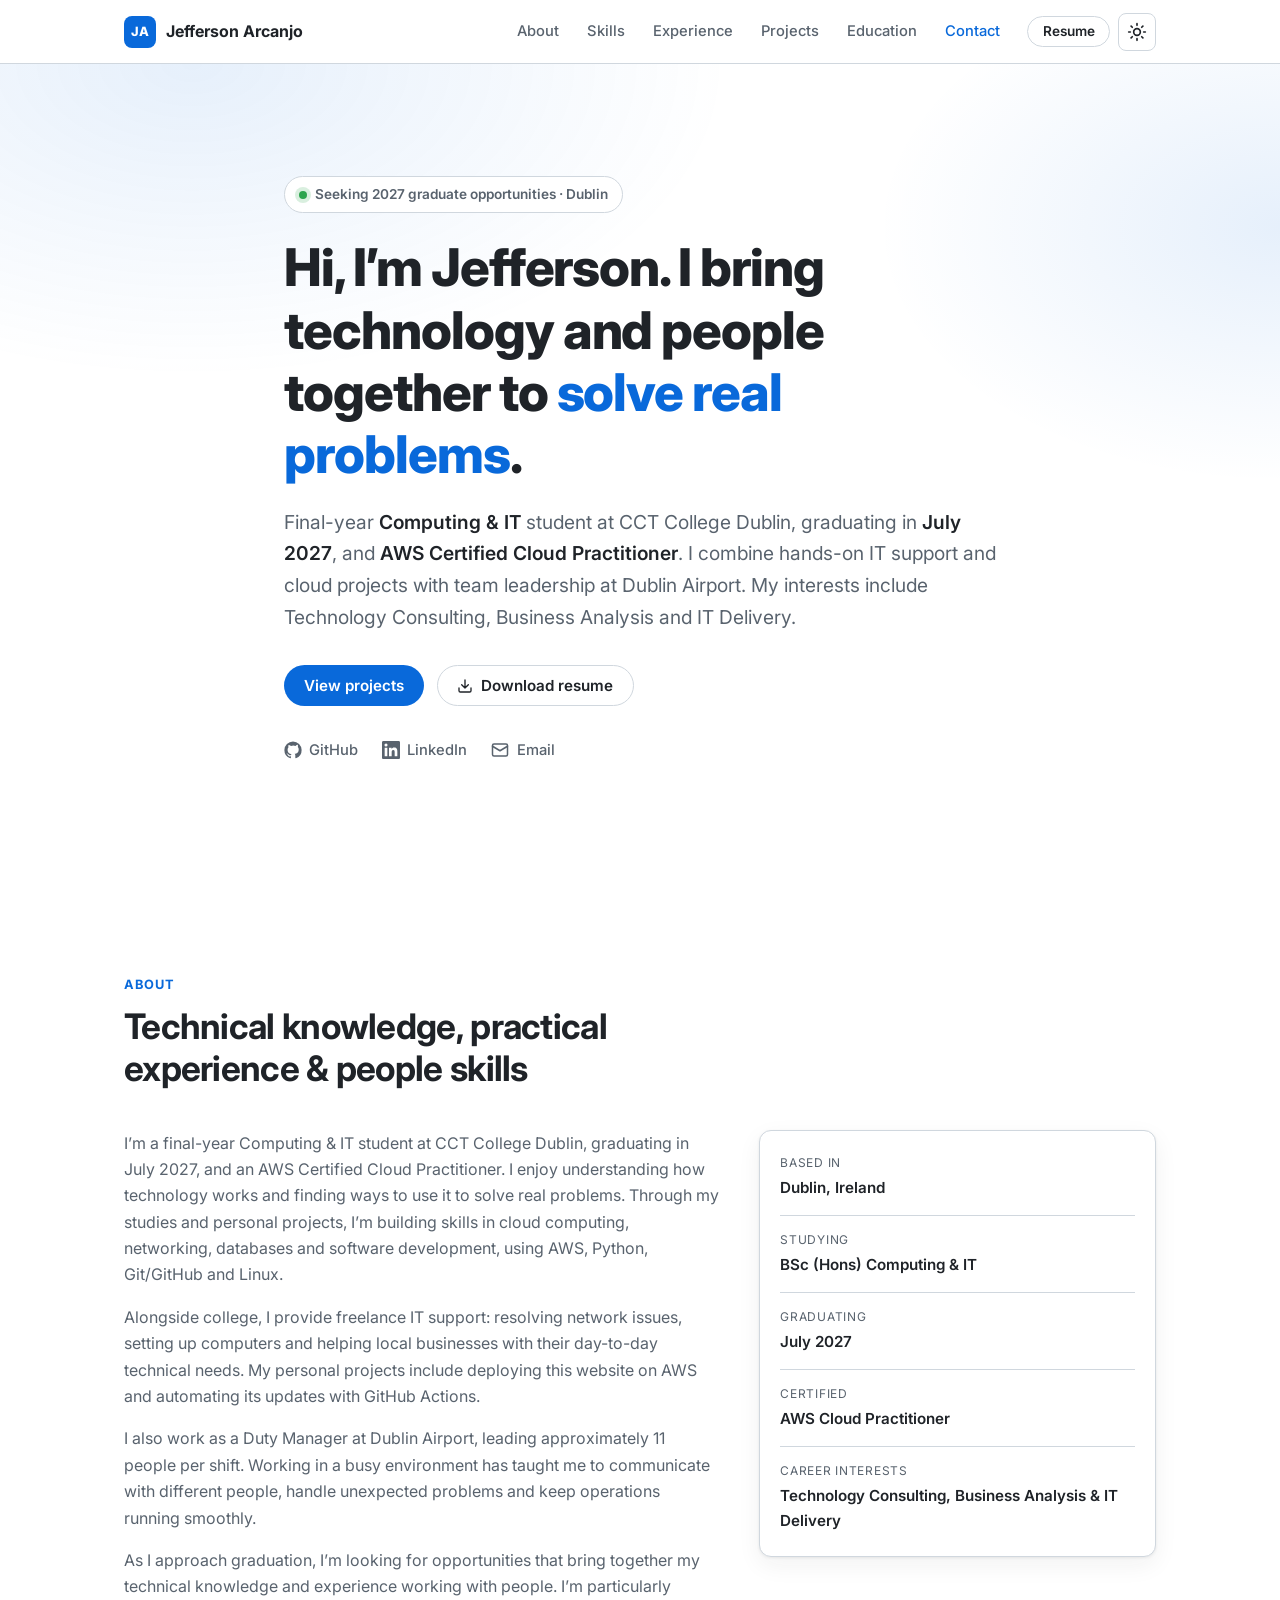
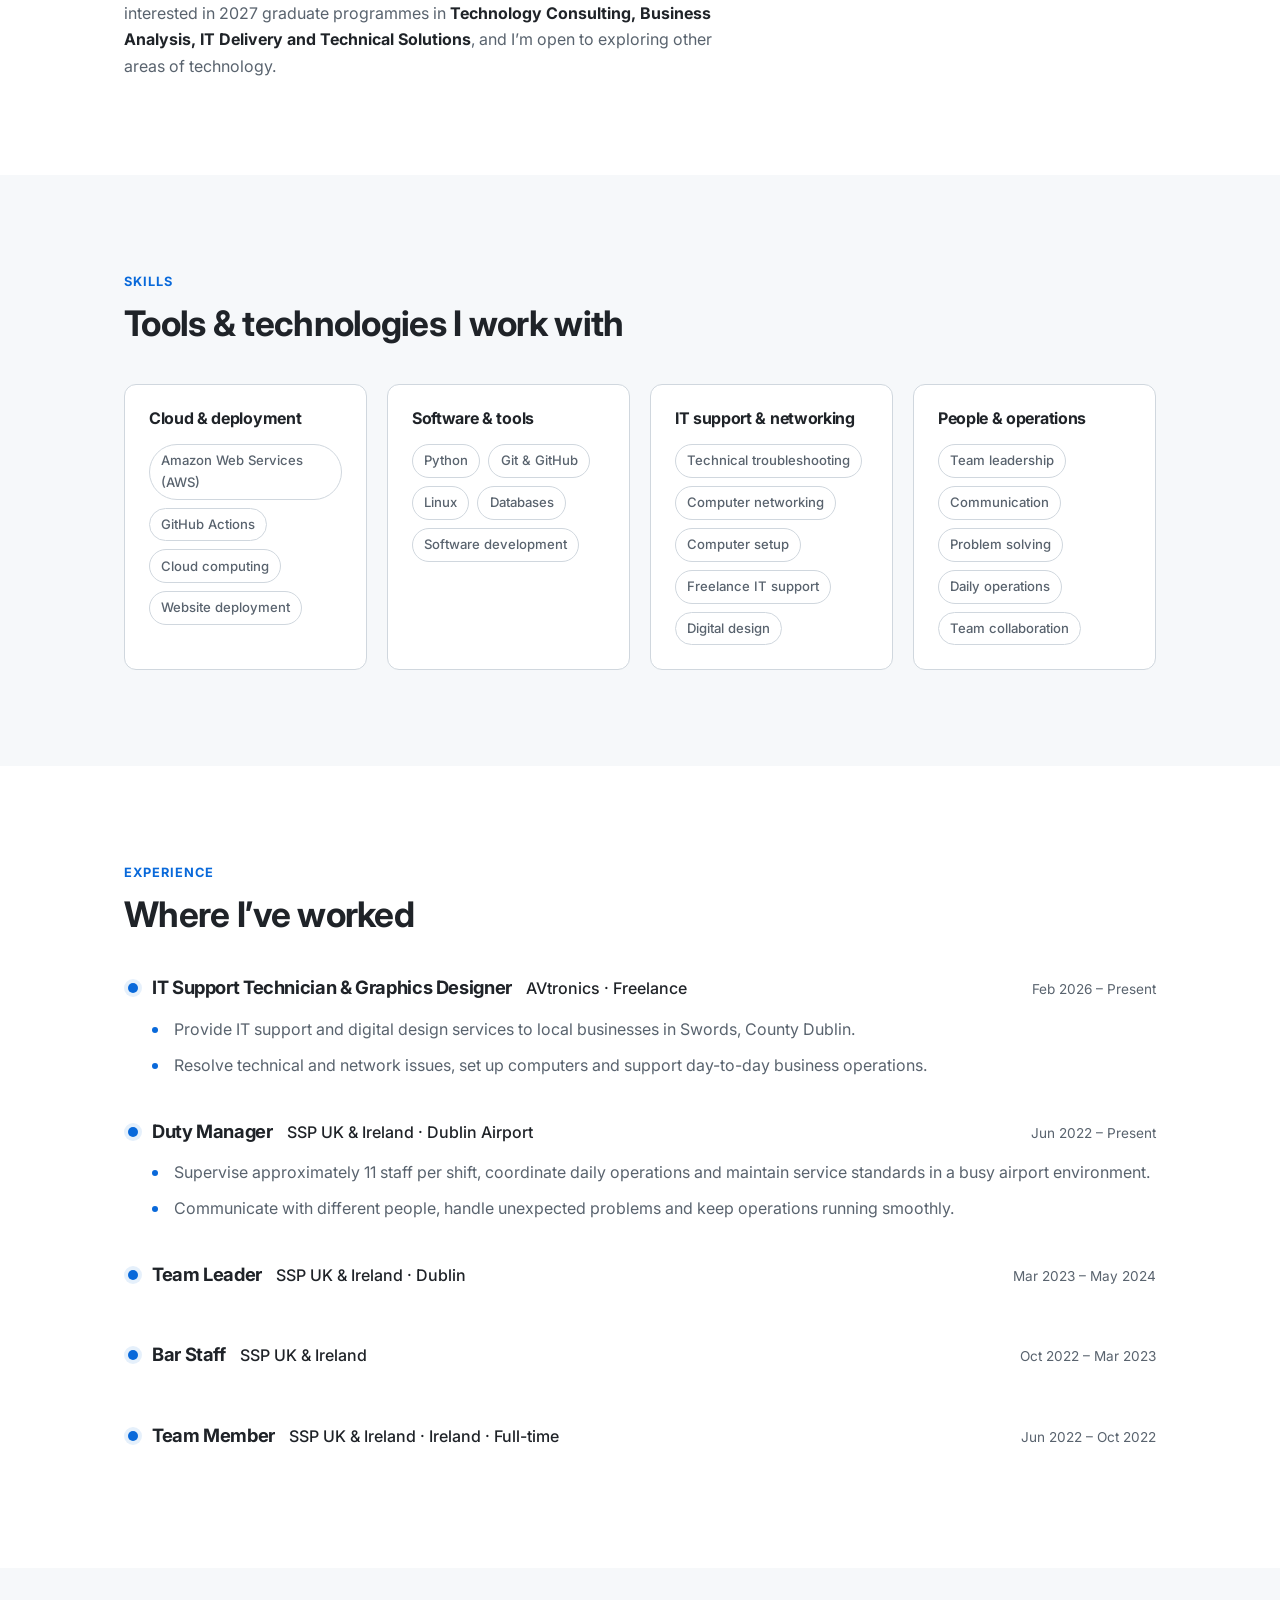
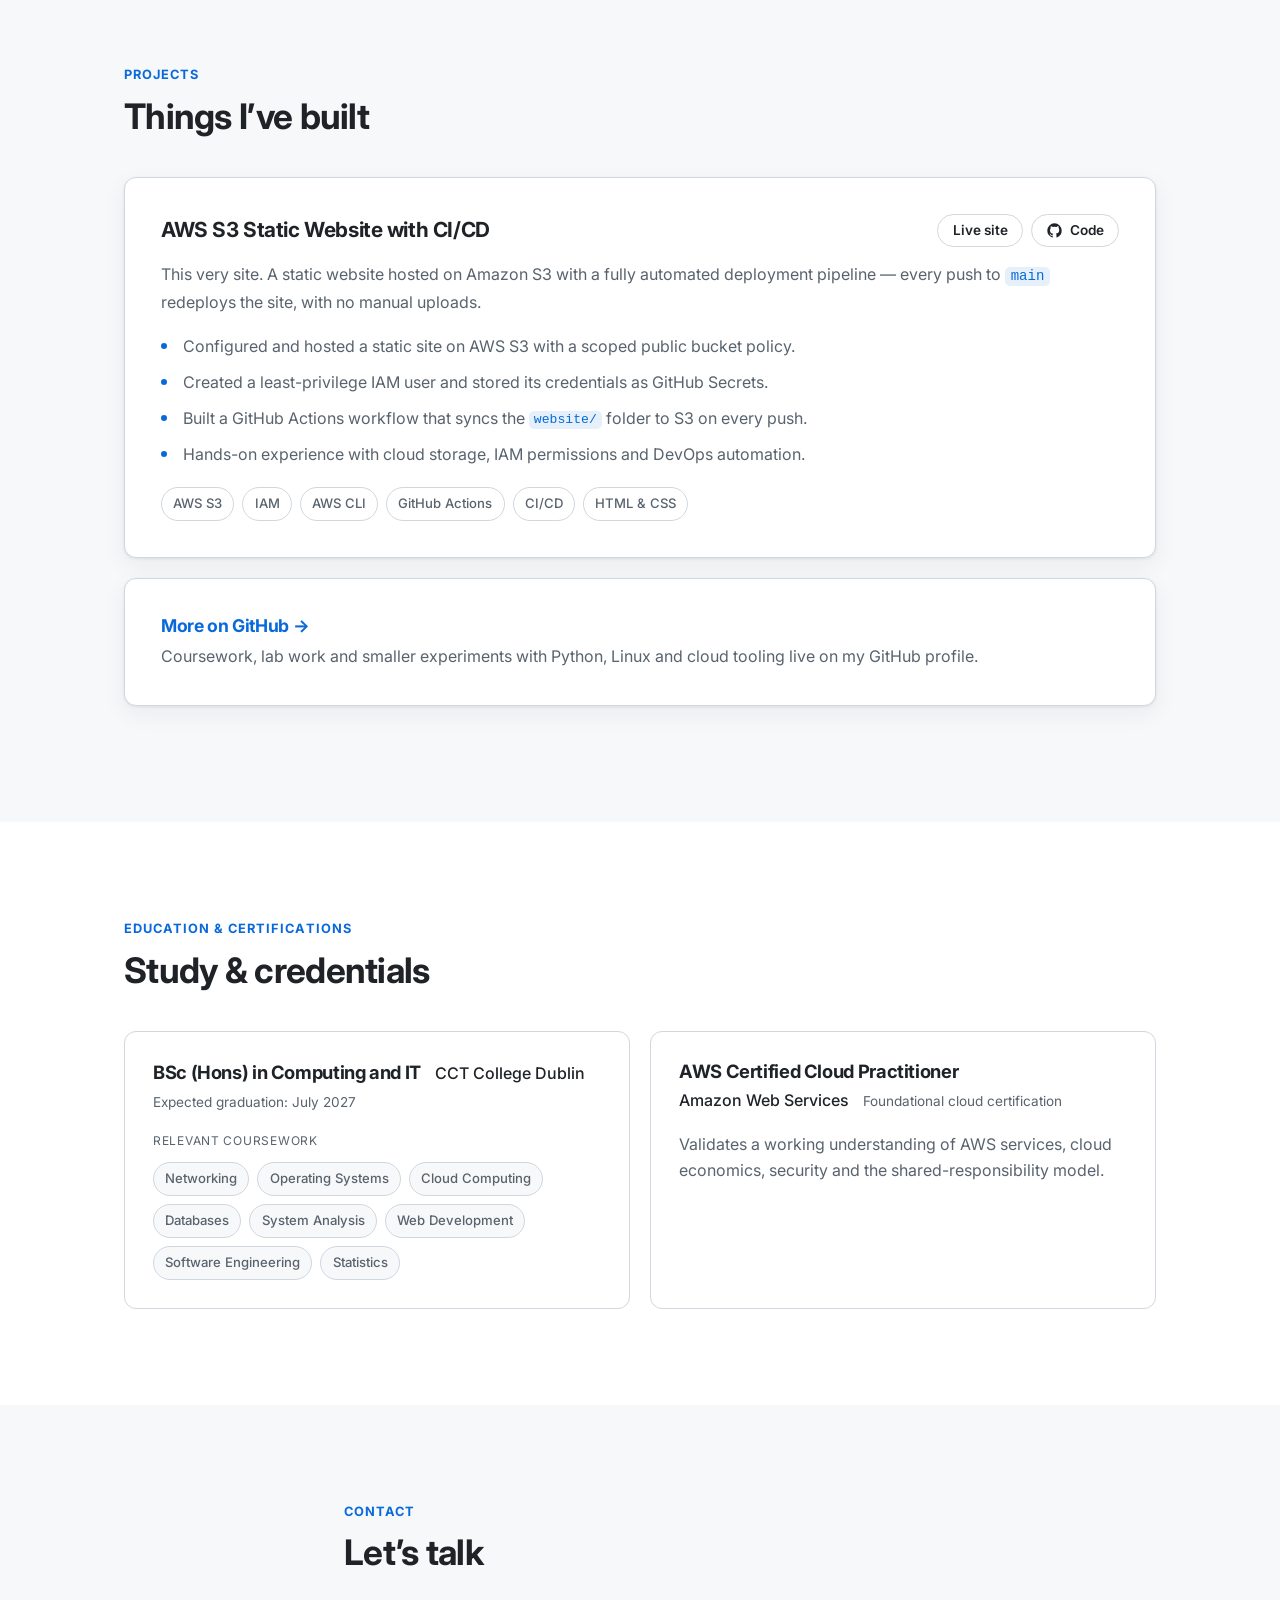
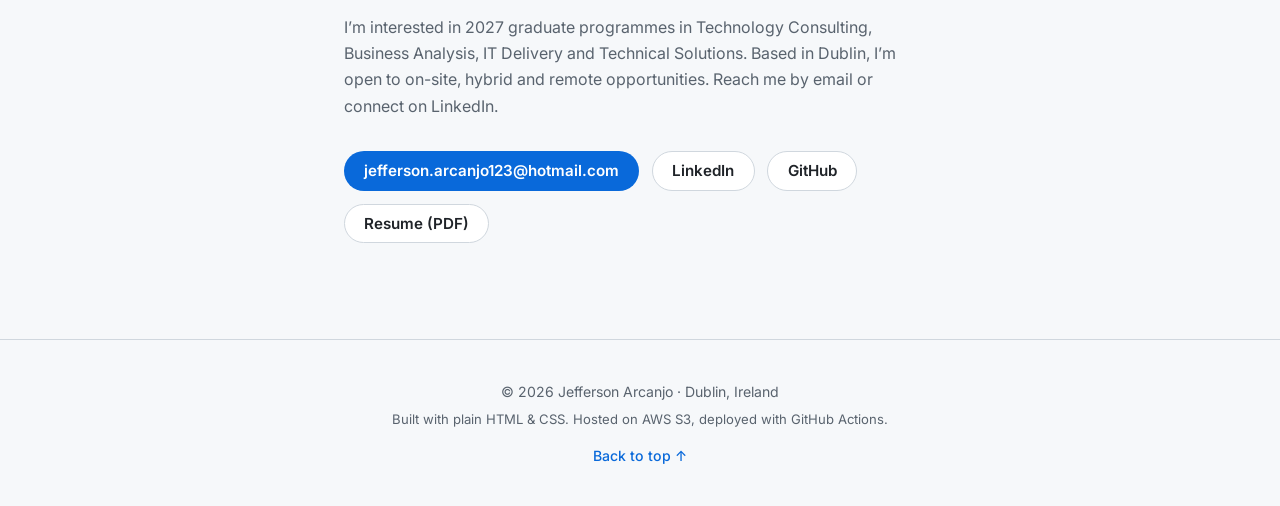
<file: website/contact.html>
<!DOCTYPE html>
<html lang="en">
<head>
  <meta charset="UTF-8" />
  <meta name="viewport" content="width=device-width, initial-scale=1.0" />
  <title>Contact — Jefferson Arcanjo</title>
  <link rel="icon" href="favicon.svg" type="image/svg+xml" />
  <link rel="canonical" href="index.html" />
  <meta http-equiv="refresh" content="0; url=index.html#contact" />
  <script>location.replace('index.html#contact');</script>
</head>
<body>
  <p>This page has moved. <a href="index.html#contact">Continue to the Contact section</a>.</p>
</body>
</html>
</file>
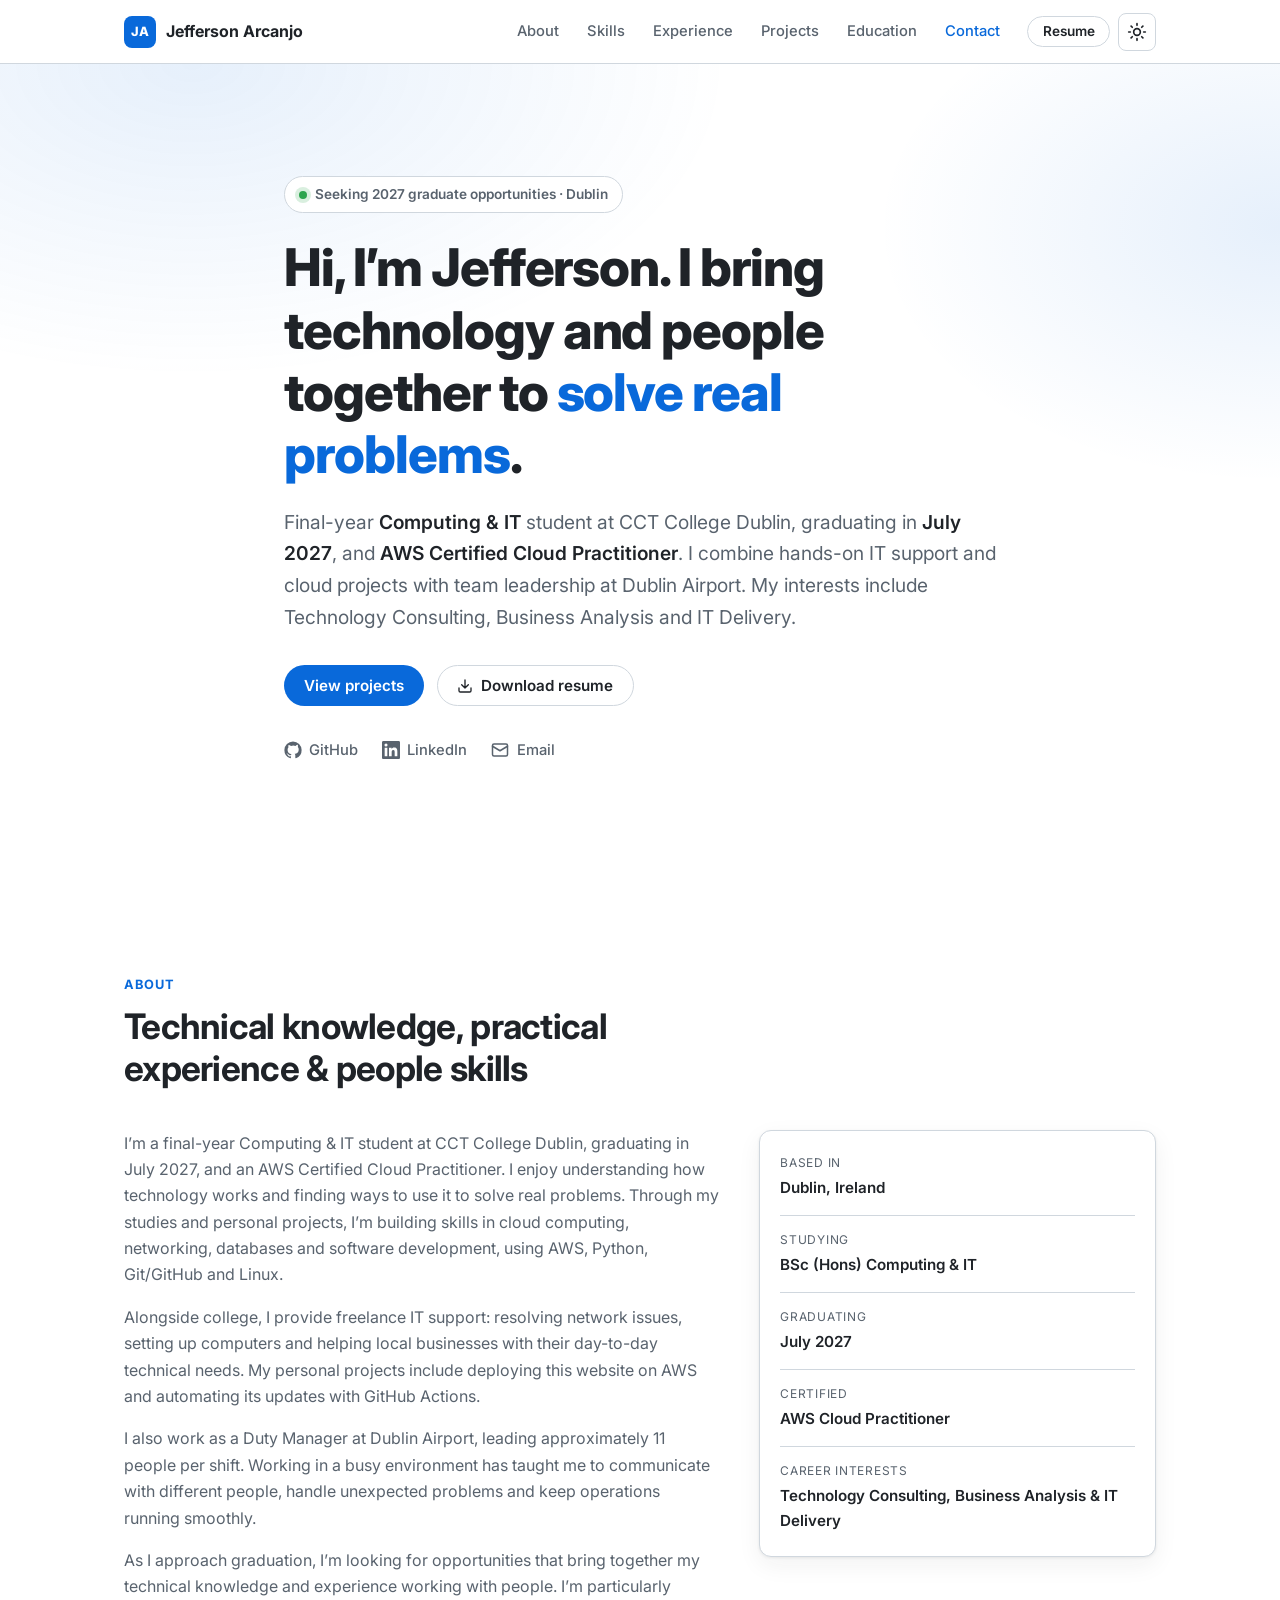
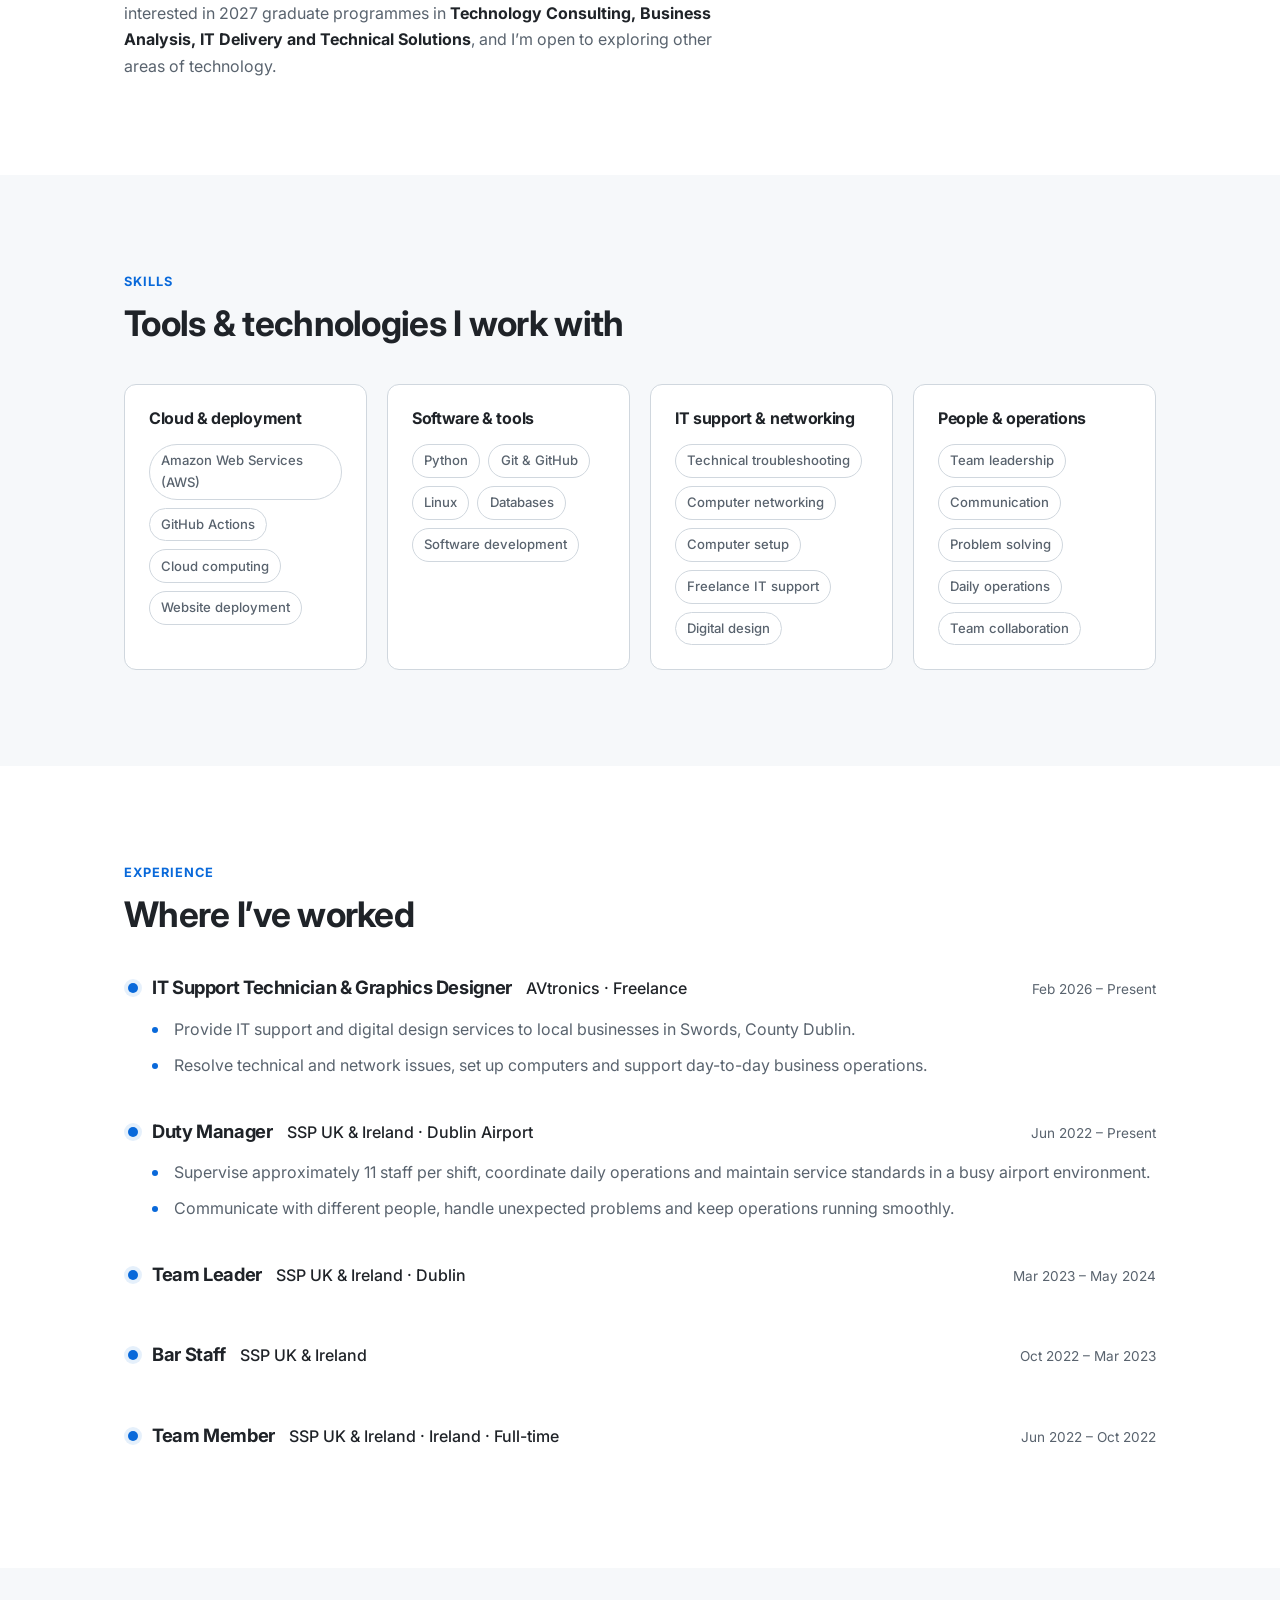
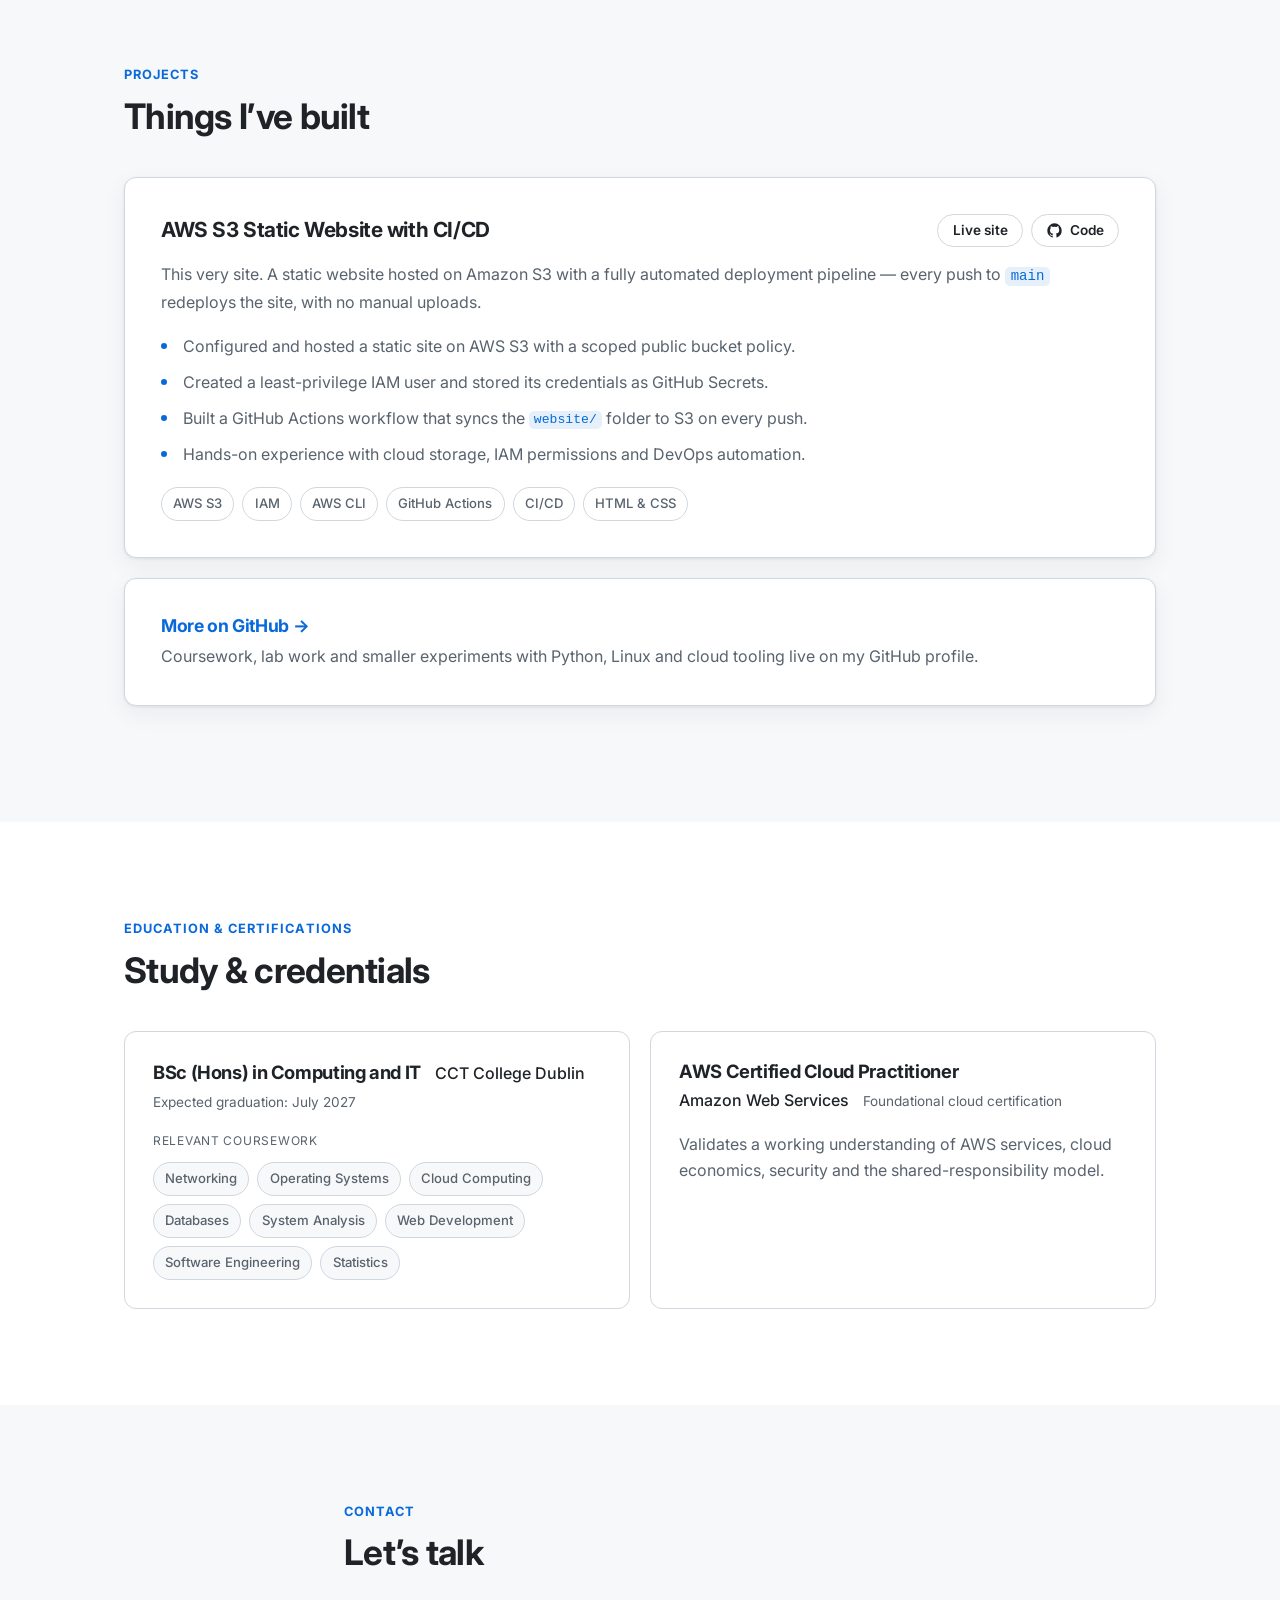
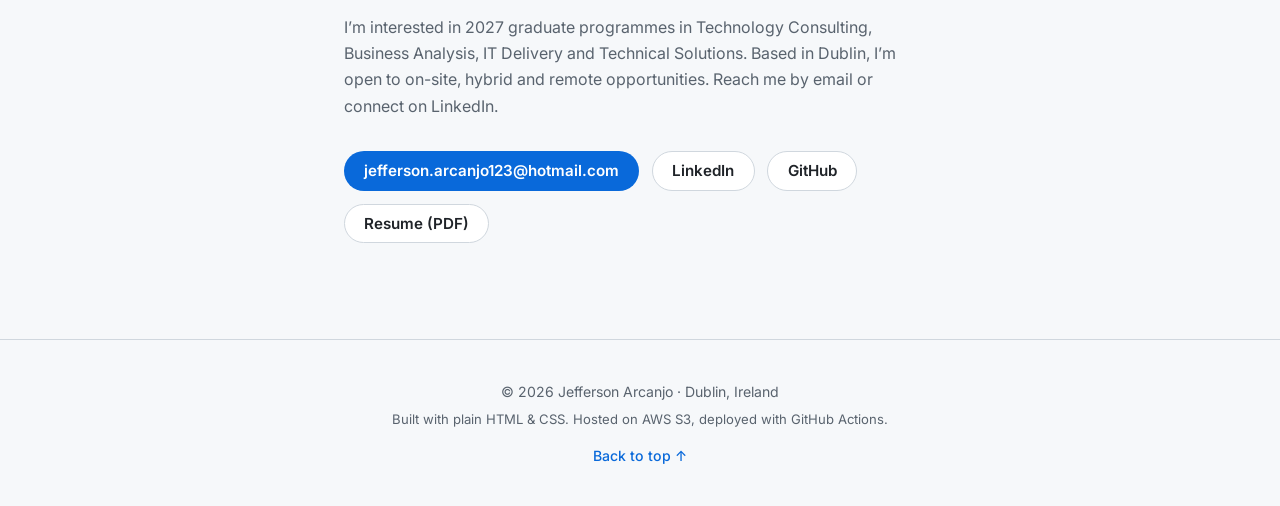
<file: website/projects.html>
<!DOCTYPE html>
<html lang="en">
<head>
  <meta charset="UTF-8" />
  <meta name="viewport" content="width=device-width, initial-scale=1.0" />
  <title>Projects — Jefferson Arcanjo</title>
  <link rel="icon" href="favicon.svg" type="image/svg+xml" />
  <link rel="canonical" href="index.html" />
  <meta http-equiv="refresh" content="0; url=index.html#projects" />
  <script>location.replace('index.html#projects');</script>
</head>
<body>
  <p>This page has moved. <a href="index.html#projects">Continue to the Projects section</a>.</p>
</body>
</html>
</file>
<file: website/css/style.css>
/* ============================================================
   Jefferson Arcanjo — personal site
   Plain CSS, light + dark theme, no build step.
   ============================================================ */

/* ---------- Tokens ---------- */
:root {
  --bg: #ffffff;
  --bg-alt: #f6f8fa;
  --surface: #ffffff;
  --border: #d0d7de;
  --text: #1f2328;
  --text-muted: #59636e;
  --accent: #0969da;
  --accent-contrast: #ffffff;
  --accent-soft: rgba(9, 105, 218, 0.1);
  --shadow: 0 1px 3px rgba(31, 35, 40, 0.08), 0 8px 24px rgba(31, 35, 40, 0.06);
  --radius: 12px;
  --radius-sm: 8px;
  --maxw: 1080px;
  --header-h: 64px;
  --font: 'Inter', -apple-system, BlinkMacSystemFont, 'Segoe UI', Roboto, Helvetica, Arial, sans-serif;
}

:root[data-theme='dark'] {
  --bg: #0d1117;
  --bg-alt: #10151d;
  --surface: #161b22;
  --border: #30363d;
  --text: #e6edf3;
  --text-muted: #9198a1;
  --accent: #4493f8;
  --accent-contrast: #0d1117;
  --accent-soft: rgba(68, 147, 248, 0.14);
  --shadow: 0 1px 3px rgba(1, 4, 9, 0.4), 0 8px 24px rgba(1, 4, 9, 0.5);
}

@media (prefers-color-scheme: dark) {
  :root:not([data-theme='light']) {
    --bg: #0d1117;
    --bg-alt: #10151d;
    --surface: #161b22;
    --border: #30363d;
    --text: #e6edf3;
    --text-muted: #9198a1;
    --accent: #4493f8;
    --accent-contrast: #0d1117;
    --accent-soft: rgba(68, 147, 248, 0.14);
    --shadow: 0 1px 3px rgba(1, 4, 9, 0.4), 0 8px 24px rgba(1, 4, 9, 0.5);
  }
}

/* ---------- Reset ---------- */
*,
*::before,
*::after { box-sizing: border-box; margin: 0; padding: 0; }

html { scroll-behavior: smooth; scroll-padding-top: calc(var(--header-h) + 16px); }

body {
  font-family: var(--font);
  background: var(--bg);
  color: var(--text);
  line-height: 1.65;
  -webkit-font-smoothing: antialiased;
  text-rendering: optimizeLegibility;
}

img { max-width: 100%; display: block; }
a { color: var(--accent); text-decoration: none; }
a:hover { text-decoration: underline; }

:focus-visible {
  outline: 2px solid var(--accent);
  outline-offset: 2px;
  border-radius: 4px;
}

/* ---------- Layout helpers ---------- */
.container {
  width: 100%;
  max-width: var(--maxw);
  margin-inline: auto;
  padding-inline: 24px;
}

.section {
  padding-block: clamp(3.5rem, 8vw, 6rem);
}
.section-alt { background: var(--bg-alt); }

.kicker {
  font-size: 0.8rem;
  font-weight: 700;
  letter-spacing: 0.08em;
  text-transform: uppercase;
  color: var(--accent);
  margin-bottom: 0.6rem;
}

h1, h2, h3 { line-height: 1.2; letter-spacing: -0.02em; }
.section > .container > h2,
.section > .container > .kicker + h2 {
  font-size: clamp(1.6rem, 3.5vw, 2.2rem);
  margin-bottom: 2.5rem;
  max-width: 22ch;
}

code {
  font-family: ui-monospace, SFMono-Regular, 'SF Mono', Menlo, Consolas, monospace;
  font-size: 0.88em;
  background: var(--accent-soft);
  color: var(--accent);
  padding: 0.1em 0.4em;
  border-radius: 5px;
}

/* ---------- Skip link ---------- */
.skip-link {
  position: absolute;
  left: 12px;
  top: -60px;
  background: var(--accent);
  color: var(--accent-contrast);
  padding: 10px 16px;
  border-radius: var(--radius-sm);
  z-index: 100;
  transition: top 0.2s ease;
}
.skip-link:focus { top: 12px; text-decoration: none; }

/* ---------- Buttons ---------- */
.btn {
  --btn-pad-y: 0.7rem;
  --btn-pad-x: 1.2rem;
  display: inline-flex;
  align-items: center;
  gap: 0.5rem;
  font: inherit;
  font-weight: 600;
  font-size: 0.95rem;
  line-height: 1;
  padding: var(--btn-pad-y) var(--btn-pad-x);
  border-radius: 999px;
  border: 1px solid transparent;
  cursor: pointer;
  transition: transform 0.12s ease, background 0.15s ease, border-color 0.15s ease, color 0.15s ease;
  white-space: nowrap;
}
.btn:hover { text-decoration: none; transform: translateY(-2px); }
.btn:active { transform: translateY(0); }

.btn-sm { --btn-pad-y: 0.5rem; --btn-pad-x: 0.9rem; font-size: 0.85rem; }

.btn-primary {
  background: var(--accent);
  color: var(--accent-contrast);
}
.btn-primary:hover { background: color-mix(in srgb, var(--accent) 88%, #000); }

.btn-ghost {
  background: var(--surface);
  color: var(--text);
  border-color: var(--border);
}
.btn-ghost:hover { border-color: var(--accent); color: var(--accent); }

/* ---------- Header ---------- */
.site-header {
  position: sticky;
  top: 0;
  z-index: 50;
  height: var(--header-h);
  display: flex;
  align-items: center;
  background: color-mix(in srgb, var(--bg) 82%, transparent);
  backdrop-filter: saturate(160%) blur(10px);
  -webkit-backdrop-filter: saturate(160%) blur(10px);
  border-bottom: 1px solid var(--border);
}
.header-inner {
  display: flex;
  align-items: center;
  justify-content: space-between;
  gap: 1rem;
}

.brand {
  display: inline-flex;
  align-items: center;
  gap: 0.6rem;
  font-weight: 700;
  color: var(--text);
}
.brand:hover { text-decoration: none; }
.brand-mark {
  display: grid;
  place-items: center;
  width: 32px;
  height: 32px;
  border-radius: 8px;
  background: var(--accent);
  color: var(--accent-contrast);
  font-size: 0.8rem;
  font-weight: 800;
  letter-spacing: 0.02em;
}

.site-nav {
  display: flex;
  gap: 0.35rem;
  margin-left: auto;
}
.site-nav a {
  color: var(--text-muted);
  font-weight: 500;
  font-size: 0.92rem;
  padding: 0.45rem 0.7rem;
  border-radius: var(--radius-sm);
}
.site-nav a:hover { color: var(--text); background: var(--accent-soft); text-decoration: none; }
.site-nav a.is-active { color: var(--accent); }

.header-actions {
  display: flex;
  align-items: center;
  gap: 0.5rem;
}
.header-actions .btn-ghost { display: inline-flex; }

.icon-btn {
  display: grid;
  place-items: center;
  width: 38px;
  height: 38px;
  border-radius: var(--radius-sm);
  border: 1px solid var(--border);
  background: var(--surface);
  color: var(--text);
  cursor: pointer;
  transition: border-color 0.15s ease, color 0.15s ease;
}
.icon-btn:hover { border-color: var(--accent); color: var(--accent); }

.icon-moon { display: none; }
:root[data-theme='dark'] .icon-sun { display: none; }
:root[data-theme='dark'] .icon-moon { display: block; }
@media (prefers-color-scheme: dark) {
  :root:not([data-theme='light']) .icon-sun { display: none; }
  :root:not([data-theme='light']) .icon-moon { display: block; }
}

.nav-toggle { display: none; }

/* ---------- Hero ---------- */
.hero {
  position: relative;
  padding-block: clamp(3.5rem, 10vw, 7rem);
  overflow: hidden;
}
.hero::before {
  content: '';
  position: absolute;
  inset: 0;
  background:
    radial-gradient(60% 55% at 15% 0%, var(--accent-soft), transparent 70%),
    radial-gradient(45% 45% at 100% 20%, var(--accent-soft), transparent 70%);
  pointer-events: none;
}
.hero-inner { position: relative; max-width: 760px; }

.hero-status {
  display: inline-flex;
  align-items: center;
  gap: 0.55rem;
  font-size: 0.85rem;
  font-weight: 600;
  color: var(--text-muted);
  background: var(--surface);
  border: 1px solid var(--border);
  padding: 0.4rem 0.85rem;
  border-radius: 999px;
  margin-bottom: 1.5rem;
}
.hero-status .dot {
  width: 8px;
  height: 8px;
  border-radius: 50%;
  background: #2da44e;
  box-shadow: 0 0 0 4px rgba(45, 164, 78, 0.18);
}

.hero h1 {
  font-size: clamp(2rem, 6vw, 3.25rem);
  font-weight: 800;
  margin-bottom: 1.25rem;
}
.hero h1 .accent { color: var(--accent); }

.hero-lead {
  font-size: clamp(1rem, 2.2vw, 1.2rem);
  color: var(--text-muted);
  max-width: 60ch;
}
.hero-lead strong { color: var(--text); font-weight: 600; }

.hero-cta {
  display: flex;
  flex-wrap: wrap;
  gap: 0.8rem;
  margin-top: 2rem;
}

.hero-links {
  display: flex;
  flex-wrap: wrap;
  gap: 1.5rem;
  list-style: none;
  margin-top: 2rem;
}
.hero-links a {
  display: inline-flex;
  align-items: center;
  gap: 0.45rem;
  color: var(--text-muted);
  font-weight: 500;
  font-size: 0.92rem;
}
.hero-links a:hover { color: var(--accent); text-decoration: none; }

/* ---------- About ---------- */
.about-grid {
  display: grid;
  grid-template-columns: 1.5fr 1fr;
  gap: 2.5rem;
  align-items: start;
}
.about-text p + p { margin-top: 1rem; }
.about-text p { color: var(--text-muted); }
.about-text strong { color: var(--text); }

.about-facts {
  list-style: none;
  background: var(--surface);
  border: 1px solid var(--border);
  border-radius: var(--radius);
  padding: 0.5rem 1.25rem;
  box-shadow: var(--shadow);
}
.about-facts li {
  display: flex;
  flex-direction: column;
  gap: 0.15rem;
  padding: 0.9rem 0;
  border-bottom: 1px solid var(--border);
}
.about-facts li:last-child { border-bottom: 0; }
.about-facts span {
  font-size: 0.75rem;
  text-transform: uppercase;
  letter-spacing: 0.06em;
  color: var(--text-muted);
}
.about-facts strong { font-weight: 600; font-size: 0.95rem; }

/* ---------- Skills ---------- */
.skills-grid {
  display: grid;
  grid-template-columns: repeat(auto-fit, minmax(240px, 1fr));
  gap: 1.25rem;
}
.skill-card {
  background: var(--surface);
  border: 1px solid var(--border);
  border-radius: var(--radius);
  padding: 1.5rem;
}
.skill-card h3 {
  font-size: 1rem;
  margin-bottom: 1rem;
}

.tags {
  list-style: none;
  display: flex;
  flex-wrap: wrap;
  gap: 0.5rem;
}
.tags li {
  font-size: 0.82rem;
  font-weight: 500;
  color: var(--text-muted);
  background: var(--bg-alt);
  border: 1px solid var(--border);
  padding: 0.32rem 0.7rem;
  border-radius: 999px;
}
.section-alt .tags li { background: var(--bg); }

/* ---------- Timeline / experience ---------- */
.timeline { list-style: none; }
.timeline-item {
  position: relative;
  padding-left: 1.75rem;
  padding-bottom: 0.5rem;
}
.timeline-item::before {
  content: '';
  position: absolute;
  left: 4px;
  top: 8px;
  width: 10px;
  height: 10px;
  border-radius: 50%;
  background: var(--accent);
  box-shadow: 0 0 0 4px var(--accent-soft);
}
.timeline-item + .timeline-item { margin-top: 2rem; }
.timeline-head {
  display: flex;
  flex-wrap: wrap;
  align-items: baseline;
  gap: 0.3rem 0.9rem;
  margin-bottom: 0.9rem;
}
.timeline-head h3 { font-size: 1.15rem; }
.timeline-meta { color: var(--text); font-weight: 500; }
.timeline-date {
  font-size: 0.85rem;
  color: var(--text-muted);
  margin-left: auto;
}

.bullets {
  list-style: none;
  display: grid;
  gap: 0.6rem;
}
.bullets li {
  position: relative;
  padding-left: 1.35rem;
  color: var(--text-muted);
}
.bullets li::before {
  content: '';
  position: absolute;
  left: 0;
  top: 0.65em;
  width: 6px;
  height: 6px;
  border-radius: 50%;
  background: var(--accent);
}
.bullets code { font-size: 0.82em; }

/* ---------- Projects ---------- */
.project {
  display: block;
  background: var(--surface);
  border: 1px solid var(--border);
  border-radius: var(--radius);
  box-shadow: var(--shadow);
  overflow: hidden;
  margin-bottom: 1.25rem;
}
.project-body { padding: clamp(1.5rem, 4vw, 2.25rem); }
.project-top {
  display: flex;
  flex-wrap: wrap;
  align-items: center;
  justify-content: space-between;
  gap: 1rem;
  margin-bottom: 0.9rem;
}
.project-top h3 { font-size: 1.3rem; }
.project-links { display: flex; flex-wrap: wrap; gap: 0.5rem; }
.project-body > p { color: var(--text-muted); margin-bottom: 1.1rem; }
.project-body .bullets { margin-bottom: 1.25rem; }

.project-more {
  transition: transform 0.12s ease, border-color 0.15s ease;
}
.project-more:hover { transform: translateY(-3px); border-color: var(--accent); text-decoration: none; }
.project-more h3 { font-size: 1.1rem; margin-bottom: 0.4rem; color: var(--accent); }
.project-more p { color: var(--text-muted); margin: 0; }

/* ---------- Education ---------- */
.edu-grid {
  display: grid;
  grid-template-columns: repeat(auto-fit, minmax(280px, 1fr));
  gap: 1.25rem;
}
.edu-card {
  background: var(--surface);
  border: 1px solid var(--border);
  border-radius: var(--radius);
  padding: 1.75rem;
}
.edu-card .timeline-head { margin-bottom: 1.1rem; }
.edu-card .timeline-date { margin-left: 0; }
.edu-card > p { color: var(--text-muted); }
.edu-label {
  font-size: 0.75rem;
  text-transform: uppercase;
  letter-spacing: 0.06em;
  color: var(--text-muted);
  margin-bottom: 0.7rem;
}

/* ---------- Contact ---------- */
.contact-inner { max-width: 640px; }
.contact-lead { color: var(--text-muted); margin-bottom: 2rem; }
.contact-links { display: flex; flex-wrap: wrap; gap: 0.8rem; }

/* ---------- Footer ---------- */
.site-footer {
  border-top: 1px solid var(--border);
  padding-block: 2.5rem;
  background: var(--bg-alt);
}
.footer-inner {
  display: flex;
  flex-direction: column;
  gap: 0.35rem;
  align-items: center;
  text-align: center;
  font-size: 0.88rem;
  color: var(--text-muted);
}
.footer-note { font-size: 0.82rem; }
.back-to-top { margin-top: 0.5rem; font-weight: 500; }

/* ---------- Reveal animation (only when JS is available) ---------- */
.js .reveal {
  opacity: 0;
  transform: translateY(16px);
  transition: opacity 0.5s ease, transform 0.5s ease;
}
.js .reveal.is-visible {
  opacity: 1;
  transform: none;
}

/* ---------- Responsive ---------- */
@media (max-width: 820px) {
  .about-grid { grid-template-columns: 1fr; }
  .timeline-date { margin-left: 0; width: 100%; }
}

@media (max-width: 720px) {
  .header-actions .btn-ghost { display: none; }
  .nav-toggle { display: grid; }

  .site-nav {
    position: fixed;
    inset: var(--header-h) 0 auto 0;
    flex-direction: column;
    gap: 0;
    background: var(--bg);
    border-bottom: 1px solid var(--border);
    padding: 0.5rem 24px 1rem;
    margin: 0;
    transform: translateY(-120%);
    transition: transform 0.25s ease;
    box-shadow: var(--shadow);
  }
  .site-nav.is-open { transform: translateY(0); }
  .site-nav a {
    padding: 0.85rem 0.5rem;
    border-bottom: 1px solid var(--border);
    font-size: 1rem;
  }
  .site-nav a:last-child { border-bottom: 0; }
}

@media (prefers-reduced-motion: reduce) {
  html { scroll-behavior: auto; }
  .reveal { opacity: 1; transform: none; transition: none; }
  * { transition-duration: 0.01ms !important; animation-duration: 0.01ms !important; }
}
</file>
